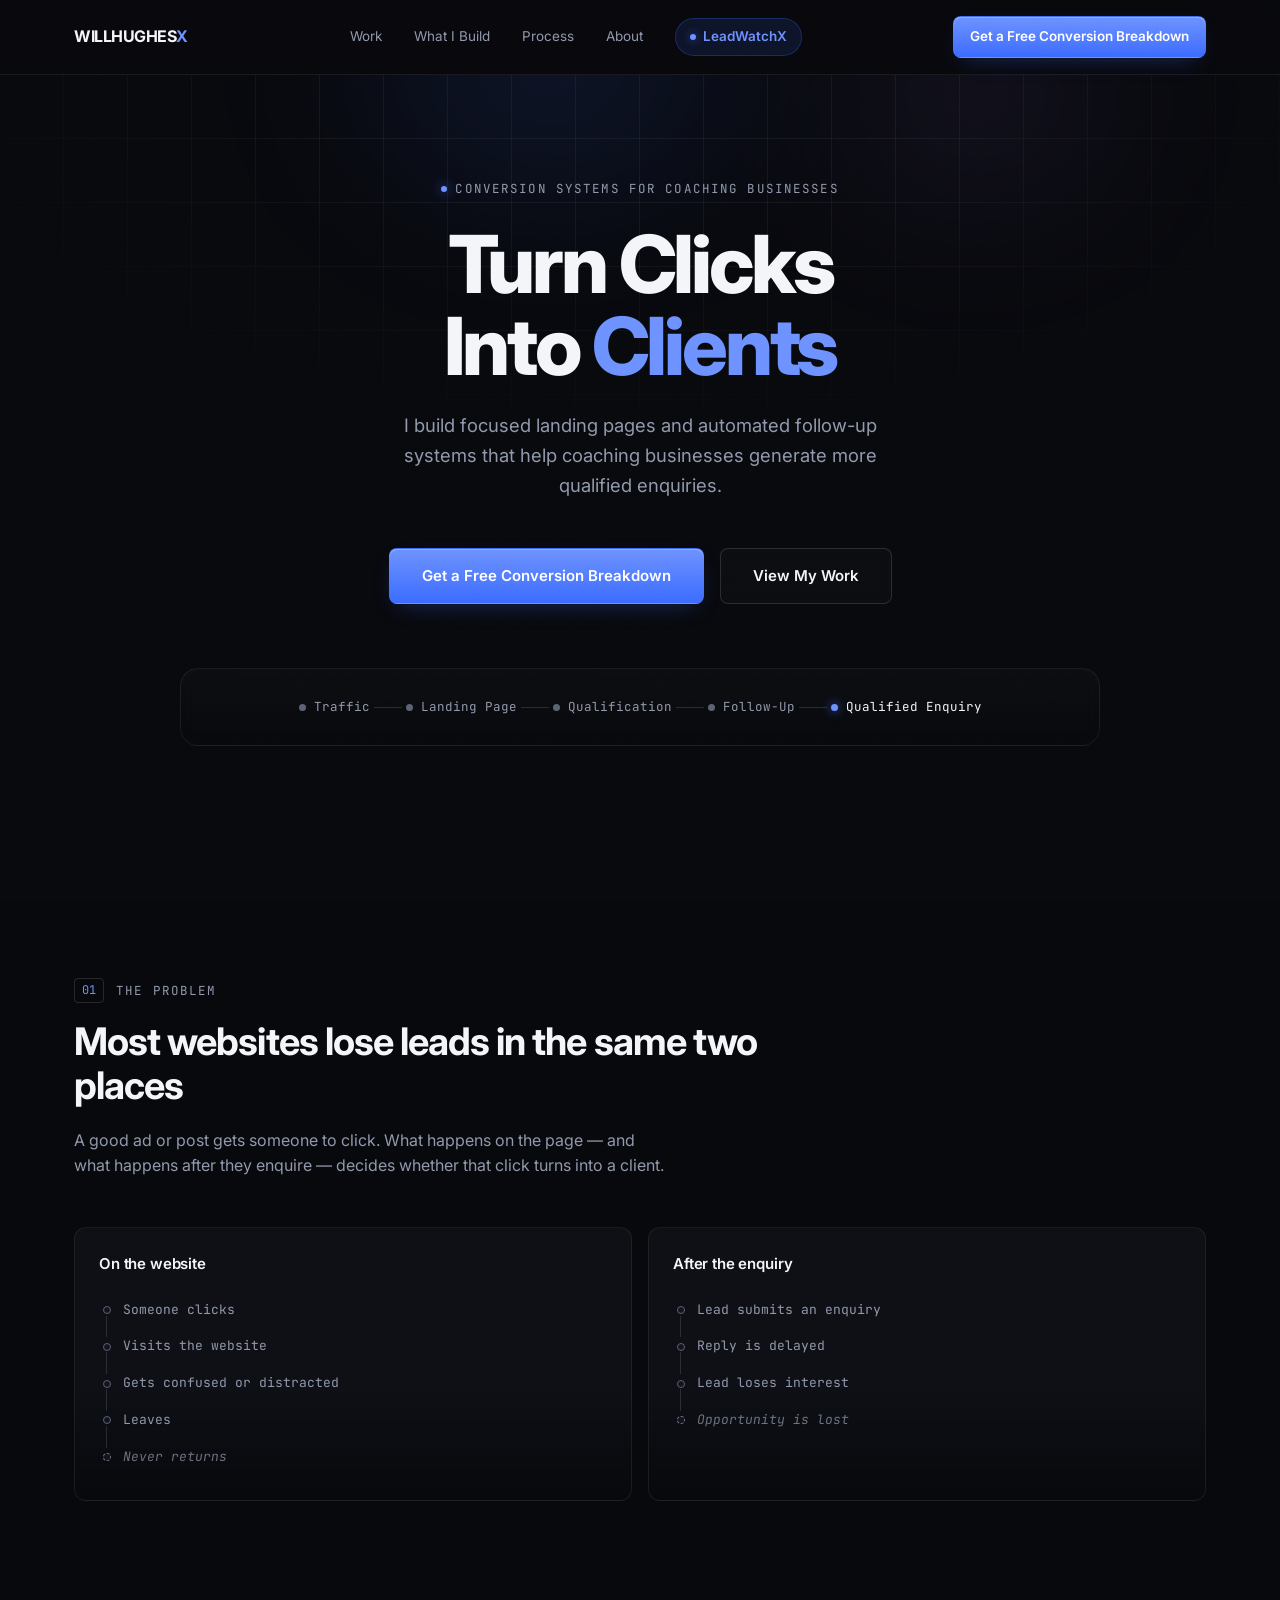
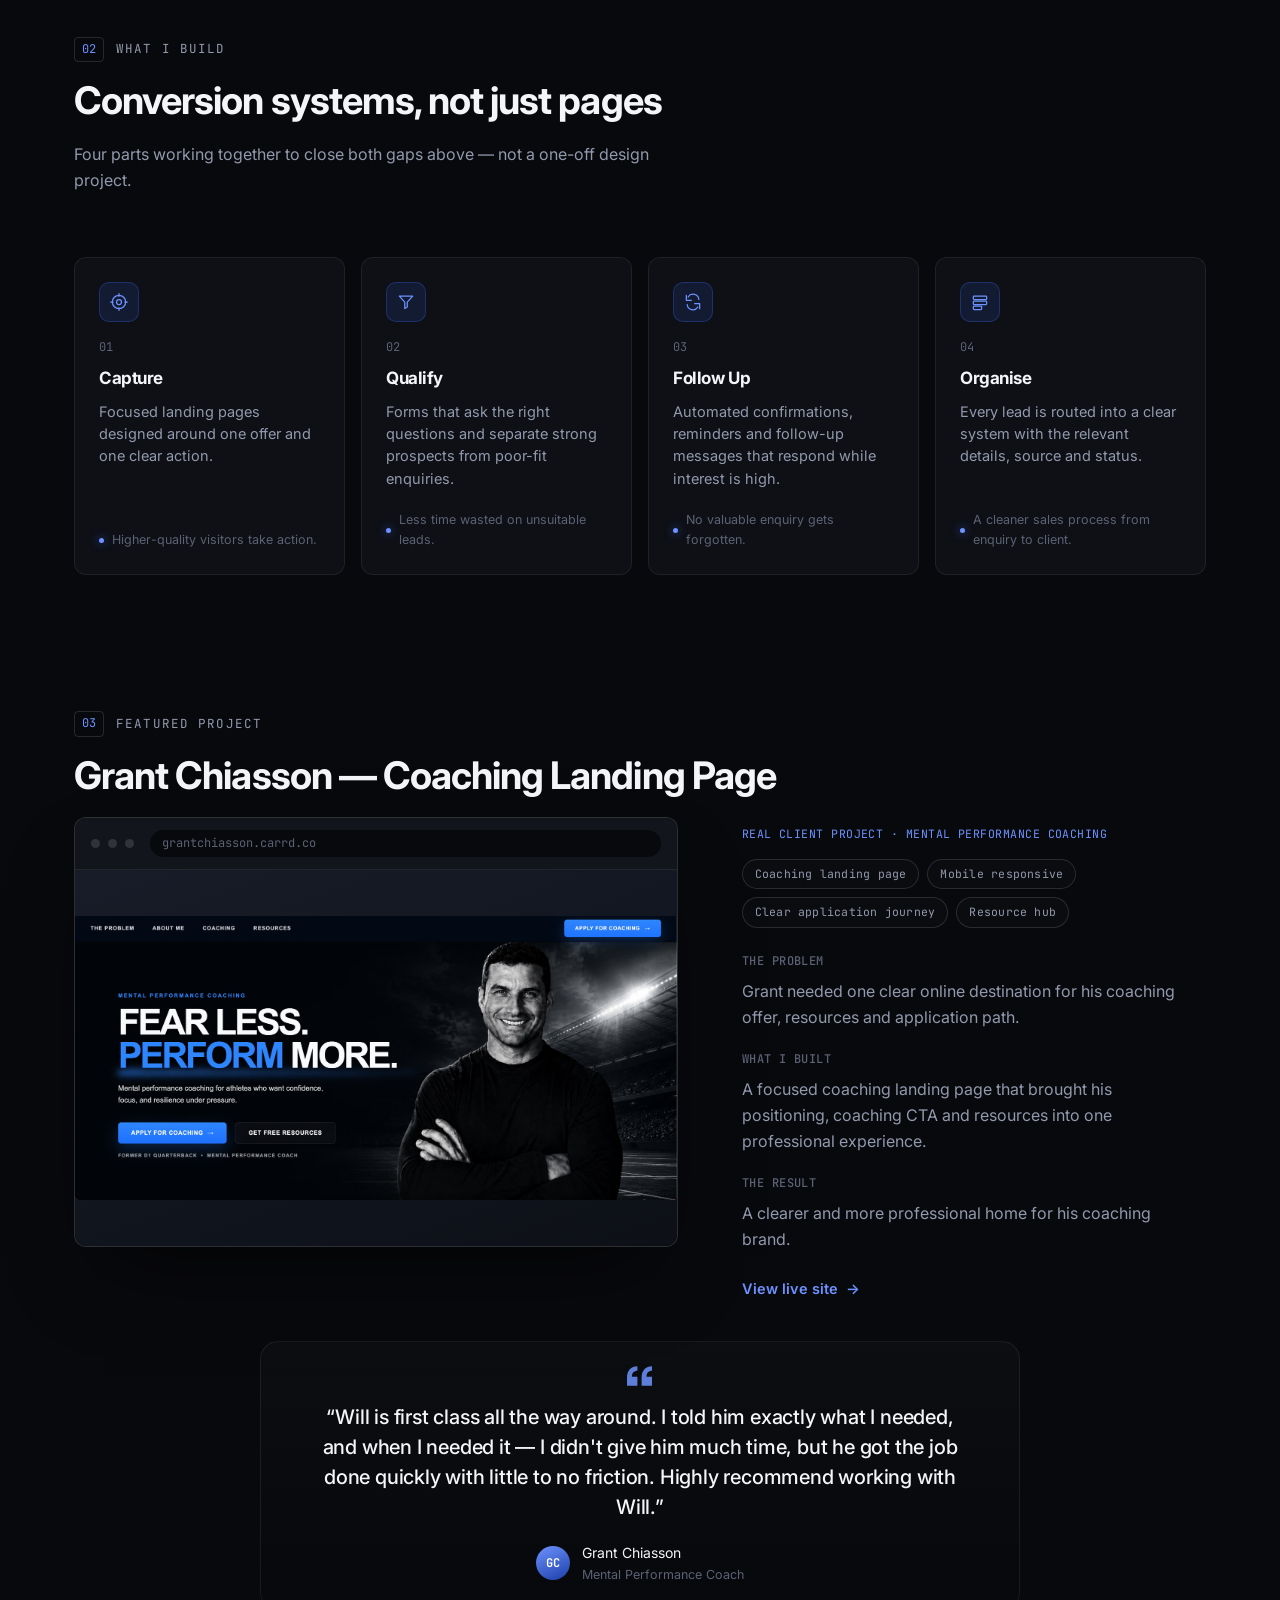
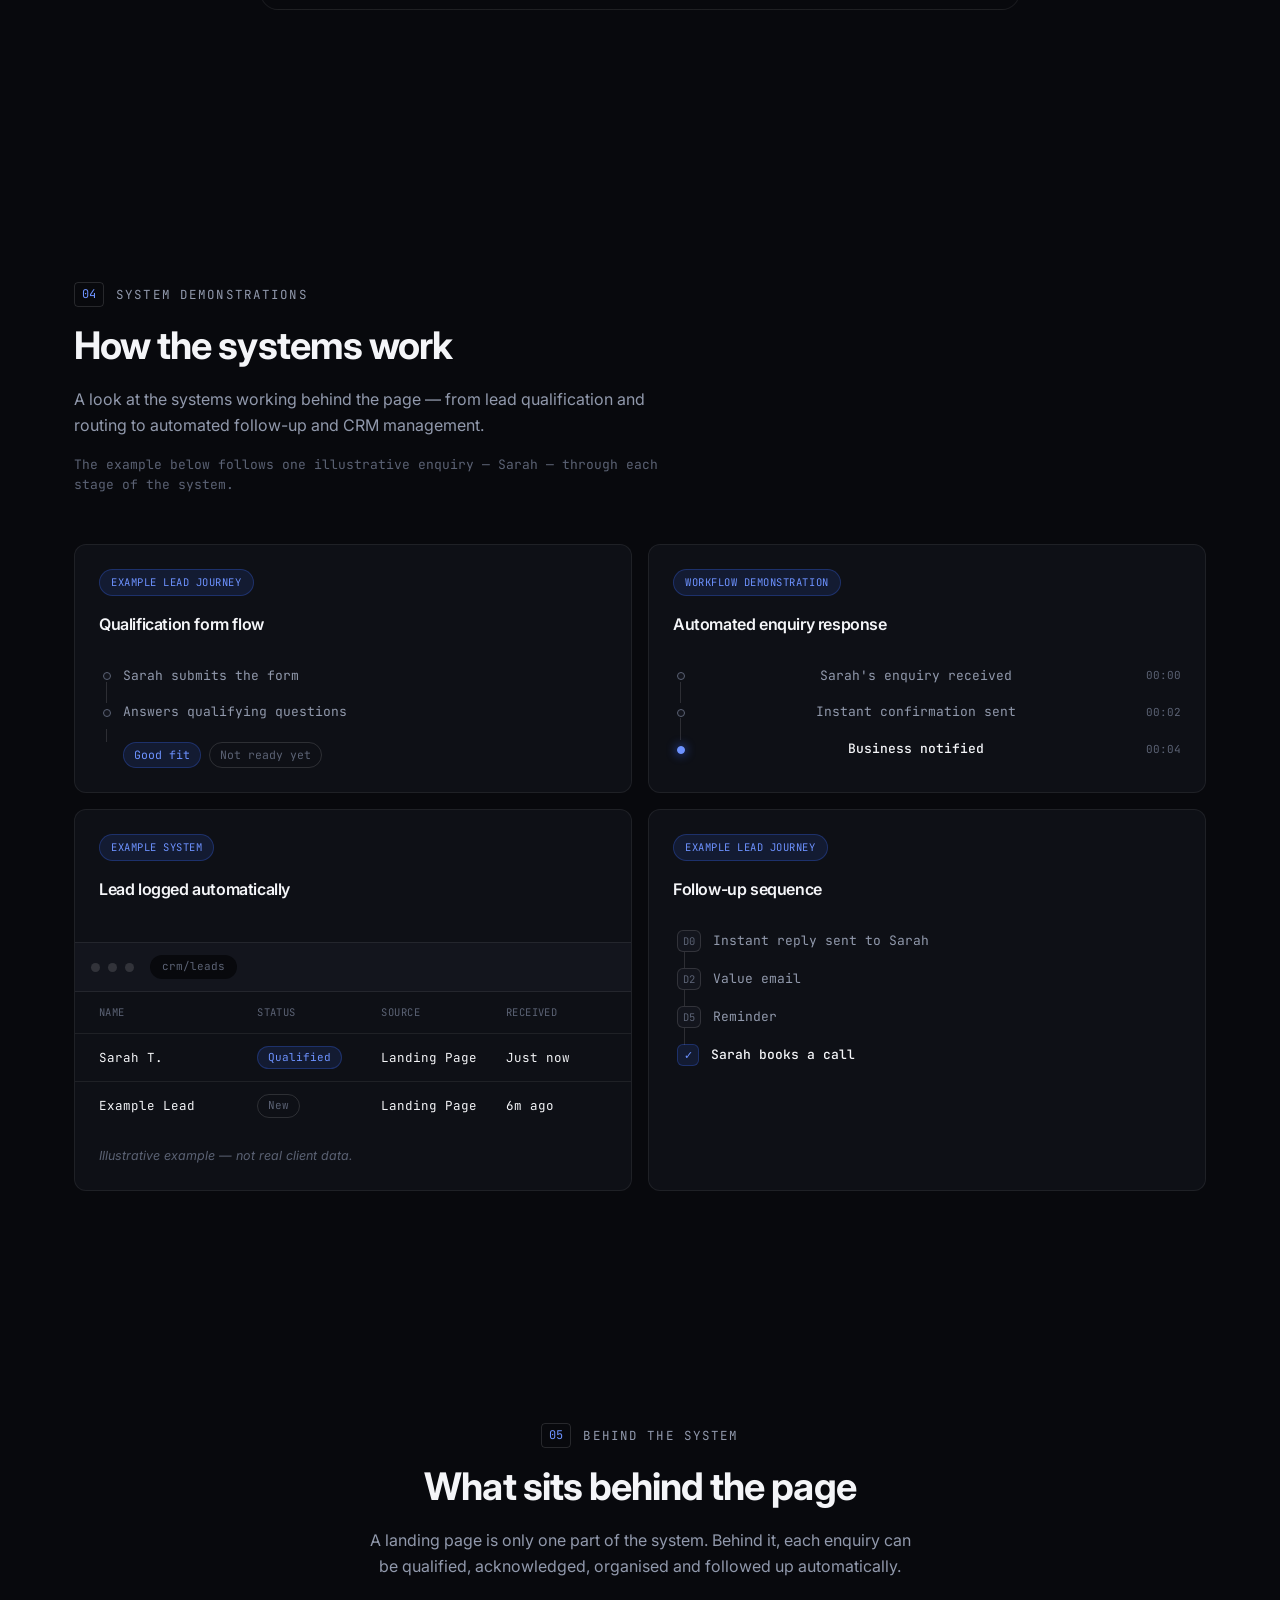
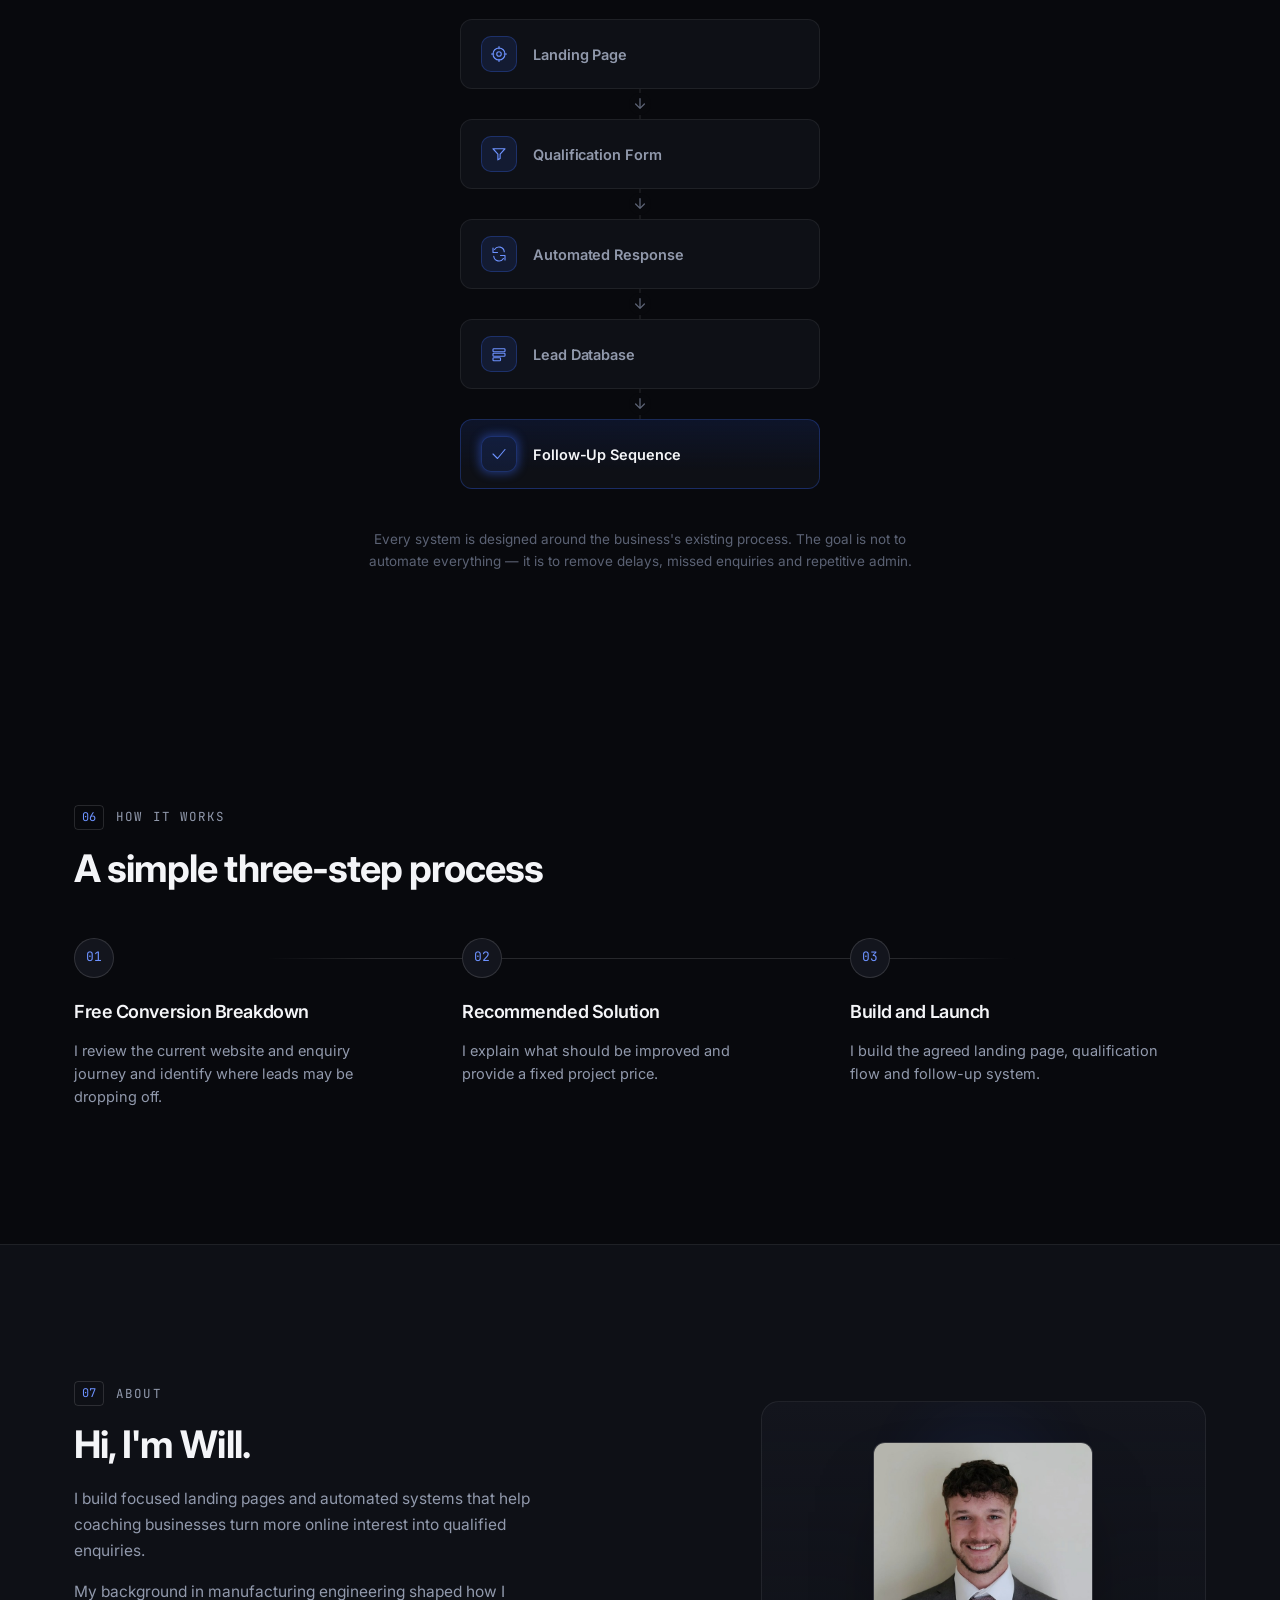
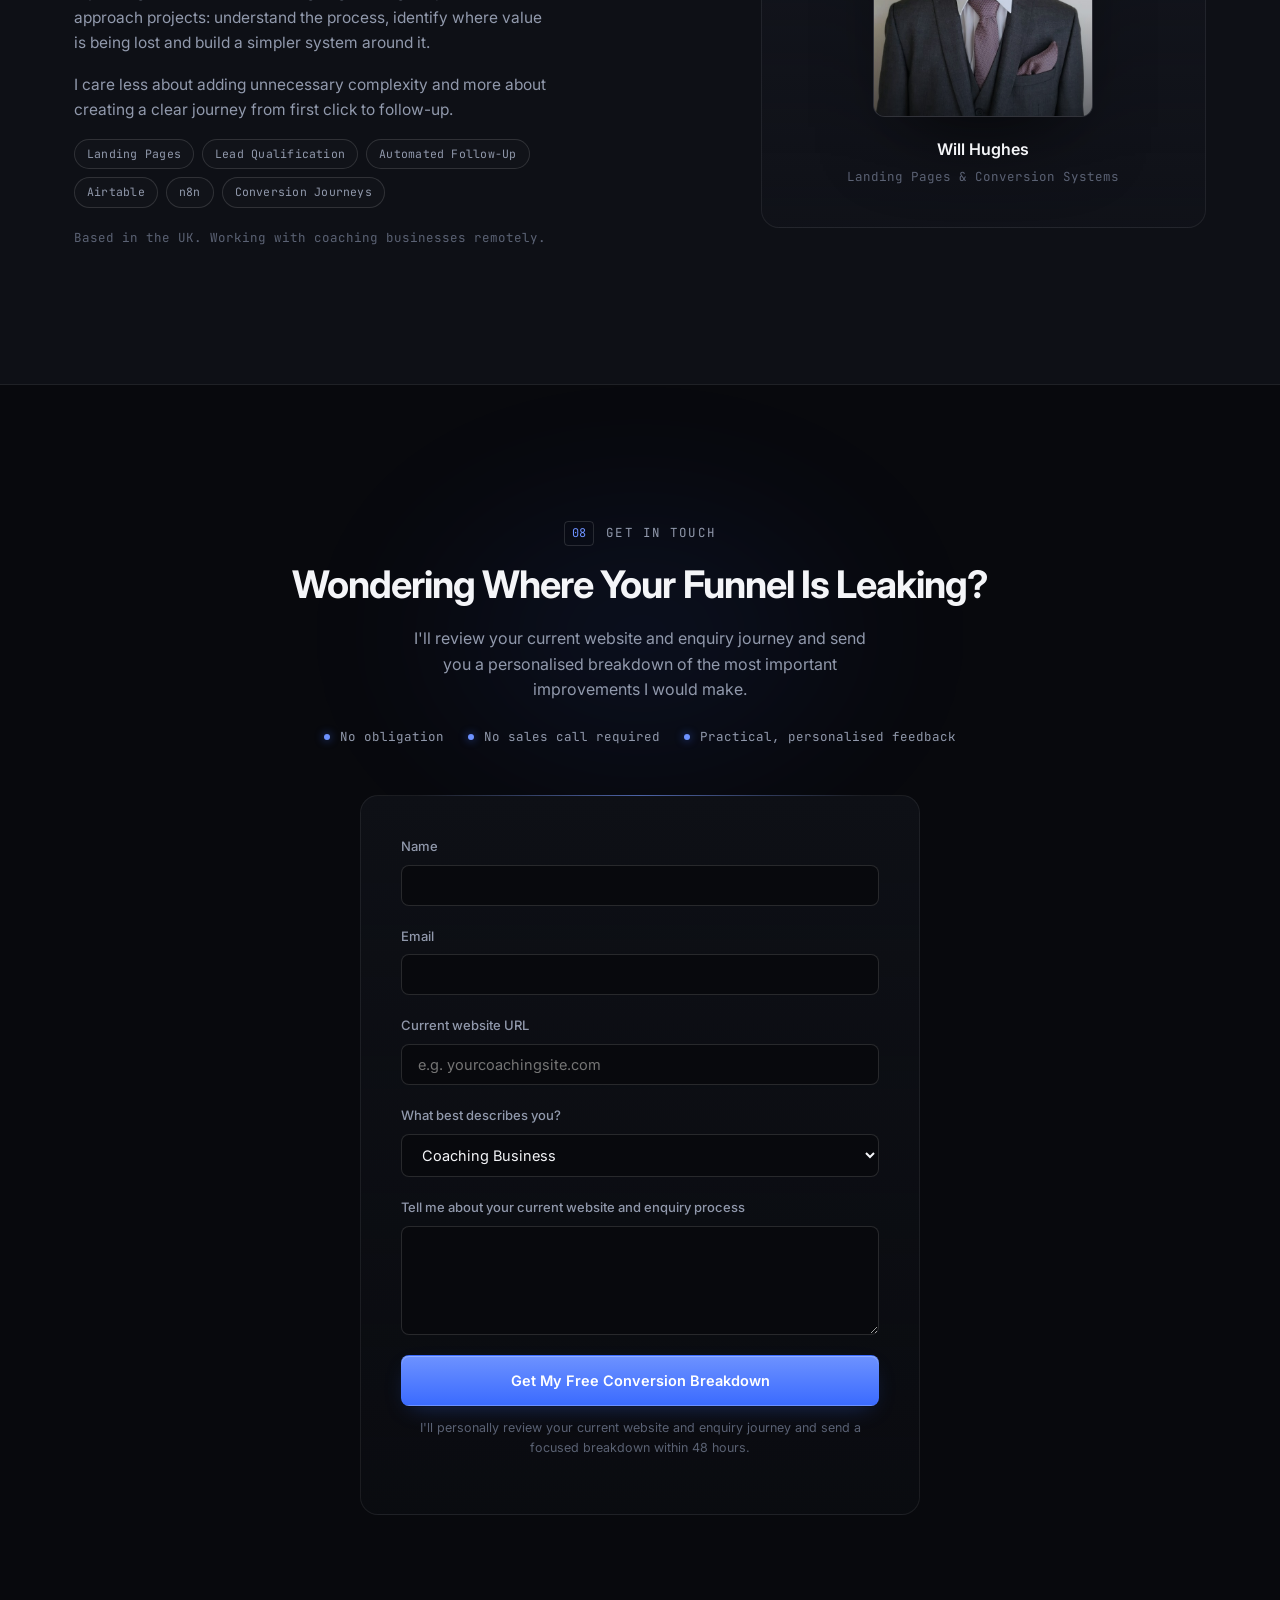
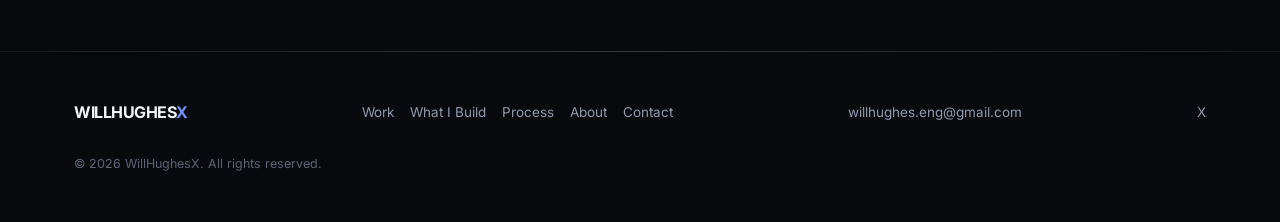
<file: WillHughesxLandingPage/index.html>
</script>
<meta property="og:title" content="WillHughesX | Turn Clicks Into Clients">
<meta property="og:description" content="Focused landing pages and automated follow-up systems that help coaching businesses generate more qualified enquiries.">
<meta property="og:image" content="https://willhughesx.com/CarrdImage.png">
<meta property="og:url" content="https://willhughesx.com">
<meta property="og:image" content="https://willhughesx.com/x-card-final-v2.png">
<meta name="twitter:image" content="https://willhughesx.com/x-card-final-v2.png">
<meta property="og:type" content="website">
<meta property="og:image:width" content="1200">
<meta property="og:image:height" content="628">
<meta property="og:image:alt" content="WillHughesX conversion systems for coaching businesses">

<meta name="twitter:card" content="summary_large_image">
<meta name="twitter:title" content="WillHughesX | Turn Clicks Into Clients">
<meta name="twitter:description" content="Focused landing pages and automated follow-up systems that help coaching businesses generate more qualified enquiries.">
<meta name="twitter:image" content="https://willhughesx.com/CarrdImage.png">
<meta charset="UTF-8">
<meta name="viewport" content="width=device-width, initial-scale=1.0">

<title>WillHughesX — Turn Clicks Into Clients</title>
<meta name="description" content="I build focused landing pages and automated follow-up systems that help coaching businesses turn more clicks into qualified enquiries.">

<!-- ==========================================================
     SOCIAL SHARE IMAGE
     social-card.png lives in the repo root — replace the file
     any time, filename can stay the same.
     ========================================================== -->

<link rel="preconnect" href="https://fonts.googleapis.com">
<link rel="preconnect" href="https://fonts.gstatic.com" crossorigin>
<link href="https://fonts.googleapis.com/css2?family=Inter:wght@400;500;600;700;800&family=JetBrains+Mono:wght@400;500&display=swap" rel="stylesheet">

<link rel="stylesheet" href="styles.css">
</head>
<body>

<!-- Skip link for accessibility -->
<a class="skip-link" href="#main">Skip to content</a>

<!-- Decorative texture layers: grain + cursor spotlight + dot grid.
     All aria-hidden, purely visual, no content. -->
<div class="grain" aria-hidden="true"></div>
<div class="spotlight" id="spotlight" aria-hidden="true"></div>

<!-- ==========================================================
     NAVIGATION
     ========================================================== -->
<header class="nav" id="nav">
  <div class="nav__inner">
    <a href="#top" class="nav__logo">WILLHUGHES<span class="nav__logo-accent">X</span></a>

    <nav class="nav__links" id="nav-links">
      <a href="#work">Work</a>
      <a href="#build">What I Build</a>
      <a href="#process">Process</a>
      <a href="#about">About</a>
      <a href="#contact" class="nav__link--mobile-only">Contact</a>
      <a href="/leadwatchx/" class="nav__link--product"><span class="nav__link--product-dot" aria-hidden="true"></span>LeadWatchX</a>
    </nav>

    <div class="nav__actions">
      <a href="#contact" class="btn btn--primary btn--small"><span>Get a Free Conversion Breakdown</span></a>
      <button class="nav__toggle" id="nav-toggle" aria-label="Toggle menu" aria-expanded="false">
        <span></span><span></span><span></span>
      </button>
    </div>
  </div>
</header>

<main id="main">

  <!-- ==========================================================
       1. HERO
       ========================================================== -->
  <section class="hero" id="top">
    <div class="hero__bg" aria-hidden="true">
      <div class="hero__grid"></div>
      <div class="hero__aurora hero__aurora--1"></div>
      <div class="hero__aurora hero__aurora--2"></div>
    </div>
    <div class="container hero__inner">
      <p class="eyebrow eyebrow--center"><span class="eyebrow__dot" aria-hidden="true"></span>Conversion Systems For Coaching Businesses</p>
      <h1 class="hero__headline">Turn Clicks<br>Into <span class="text-accent">Clients</span></h1>
      <p class="hero__sub">I build focused landing pages and automated follow-up systems that help coaching businesses generate more qualified enquiries.</p>
      <div class="hero__actions">
        <a href="#contact" class="btn btn--primary btn--lg"><span>Get a Free Conversion Breakdown</span></a>
        <a href="#work" class="btn btn--ghost btn--lg"><span>View My Work</span></a>
      </div>

      <div class="flow-diagram flow-diagram--hero" aria-label="How a visitor becomes a qualified enquiry">
        <div class="flow-diagram__node">
          <span class="flow-diagram__dot" aria-hidden="true"></span>
          <span class="flow-diagram__label">Traffic</span>
        </div>
        <span class="flow-diagram__line" aria-hidden="true"></span>
        <div class="flow-diagram__node">
          <span class="flow-diagram__dot" aria-hidden="true"></span>
          <span class="flow-diagram__label">Landing Page</span>
        </div>
        <span class="flow-diagram__line" aria-hidden="true"></span>
        <div class="flow-diagram__node">
          <span class="flow-diagram__dot" aria-hidden="true"></span>
          <span class="flow-diagram__label">Qualification</span>
        </div>
        <span class="flow-diagram__line" aria-hidden="true"></span>
        <div class="flow-diagram__node">
          <span class="flow-diagram__dot" aria-hidden="true"></span>
          <span class="flow-diagram__label">Follow-Up</span>
        </div>
        <span class="flow-diagram__line" aria-hidden="true"></span>
        <div class="flow-diagram__node flow-diagram__node--accent">
          <span class="flow-diagram__dot" aria-hidden="true"></span>
          <span class="flow-diagram__label">Qualified Enquiry</span>
        </div>
      </div>
    </div>
  </section>

  <!-- ==========================================================
       2. THE PROBLEM
       ========================================================== -->
  <section class="problem" id="problem">
    <div class="container">
      <div class="section-head">
        <span class="section-head__index">01</span>
        <p class="eyebrow">The Problem</p>
      </div>
      <h2 class="section-title">Most websites lose leads in the same two places</h2>
      <p class="problem__intro">A good ad or post gets someone to click. What happens on the page — and what happens after they enquire — decides whether that click turns into a client.</p>

      <div class="problem__flows">
        <div class="problem-flow">
          <h3 class="problem-flow__title">On the website</h3>
          <div class="timeline timeline--problem">
            <div class="timeline__row"><span class="timeline__dot"></span><span class="timeline__text">Someone clicks</span></div>
            <div class="timeline__row"><span class="timeline__dot"></span><span class="timeline__text">Visits the website</span></div>
            <div class="timeline__row"><span class="timeline__dot"></span><span class="timeline__text">Gets confused or distracted</span></div>
            <div class="timeline__row"><span class="timeline__dot"></span><span class="timeline__text">Leaves</span></div>
            <div class="timeline__row timeline__row--end"><span class="timeline__dot timeline__dot--end"></span><span class="timeline__text timeline__text--end">Never returns</span></div>
          </div>
        </div>

        <div class="problem-flow">
          <h3 class="problem-flow__title">After the enquiry</h3>
          <div class="timeline timeline--problem">
            <div class="timeline__row"><span class="timeline__dot"></span><span class="timeline__text">Lead submits an enquiry</span></div>
            <div class="timeline__row"><span class="timeline__dot"></span><span class="timeline__text">Reply is delayed</span></div>
            <div class="timeline__row"><span class="timeline__dot"></span><span class="timeline__text">Lead loses interest</span></div>
            <div class="timeline__row timeline__row--end"><span class="timeline__dot timeline__dot--end"></span><span class="timeline__text timeline__text--end">Opportunity is lost</span></div>
          </div>
        </div>
      </div>
    </div>
  </section>

  <!-- ==========================================================
       3. WHAT I BUILD — four equal cards, the full system
       ========================================================== -->
  <section class="build" id="build">
    <div class="container">
      <div class="section-head">
        <span class="section-head__index">02</span>
        <p class="eyebrow">What I Build</p>
      </div>
      <h2 class="section-title">Conversion systems, not just pages</h2>
      <p class="build__intro">Four parts working together to close both gaps above — not a one-off design project.</p>

      <div class="bento bento--build">
        <div class="bento-card">
          <div class="bento-card__icon" aria-hidden="true">
            <svg viewBox="0 0 24 24" fill="none"><circle cx="12" cy="12" r="8" stroke="currentColor" stroke-width="1.5"/><circle cx="12" cy="12" r="3" stroke="currentColor" stroke-width="1.5"/><path d="M12 2v3M12 19v3M2 12h3M19 12h3" stroke="currentColor" stroke-width="1.5" stroke-linecap="round"/></svg>
          </div>
          <span class="bento-card__num">01</span>
          <h3 class="bento-card__title">Capture</h3>
          <p class="bento-card__desc">Focused landing pages designed around one offer and one clear action.</p>
          <div class="bento-card__outcome"><span class="bento-card__outcome-dot" aria-hidden="true"></span>Higher-quality visitors take action.</div>
        </div>

        <div class="bento-card">
          <div class="bento-card__icon" aria-hidden="true">
            <svg viewBox="0 0 24 24" fill="none"><path d="M4 5h16l-6.5 7.2V18l-3 1.8v-7.6z" stroke="currentColor" stroke-width="1.5" stroke-linejoin="round"/></svg>
          </div>
          <span class="bento-card__num">02</span>
          <h3 class="bento-card__title">Qualify</h3>
          <p class="bento-card__desc">Forms that ask the right questions and separate strong prospects from poor-fit enquiries.</p>
          <div class="bento-card__outcome"><span class="bento-card__outcome-dot" aria-hidden="true"></span>Less time wasted on unsuitable leads.</div>
        </div>

        <div class="bento-card">
          <div class="bento-card__icon" aria-hidden="true">
            <svg viewBox="0 0 24 24" fill="none"><path d="M4 4v6h6M20 20v-6h-6" stroke="currentColor" stroke-width="1.5" stroke-linecap="round" stroke-linejoin="round"/><path d="M5 15a7 7 0 0 0 12.9 3M19 9A7 7 0 0 0 6.1 6" stroke="currentColor" stroke-width="1.5" stroke-linecap="round"/></svg>
          </div>
          <span class="bento-card__num">03</span>
          <h3 class="bento-card__title">Follow Up</h3>
          <p class="bento-card__desc">Automated confirmations, reminders and follow-up messages that respond while interest is high.</p>
          <div class="bento-card__outcome"><span class="bento-card__outcome-dot" aria-hidden="true"></span>No valuable enquiry gets forgotten.</div>
        </div>

        <div class="bento-card">
          <div class="bento-card__icon" aria-hidden="true">
            <svg viewBox="0 0 24 24" fill="none"><rect x="4" y="5" width="16" height="4" rx="1" stroke="currentColor" stroke-width="1.5"/><rect x="4" y="11" width="16" height="4" rx="1" stroke="currentColor" stroke-width="1.5"/><rect x="4" y="17" width="10" height="4" rx="1" stroke="currentColor" stroke-width="1.5"/></svg>
          </div>
          <span class="bento-card__num">04</span>
          <h3 class="bento-card__title">Organise</h3>
          <p class="bento-card__desc">Every lead is routed into a clear system with the relevant details, source and status.</p>
          <div class="bento-card__outcome"><span class="bento-card__outcome-dot" aria-hidden="true"></span>A cleaner sales process from enquiry to client.</div>
        </div>
      </div>
    </div>
  </section>

  <!-- ==========================================================
       4. FEATURED PROJECT — GRANT CHIASSON (only project shown)
       ========================================================== -->
  <section class="work" id="work">
    <div class="container">
      <div class="section-head">
        <span class="section-head__index">03</span>
        <p class="eyebrow">Featured Project</p>
      </div>
      <h2 class="section-title">Grant Chiasson — Coaching Landing Page</h2>

      <article class="project">
        <div class="project__media">
          <div class="project__glow" aria-hidden="true"></div>
          <div class="mockup mockup--browser">
            <div class="mockup__bar">
              <span></span><span></span><span></span>
              <div class="mockup__url">grantchiasson.carrd.co</div>
            </div>
            <div class="mockup__screen">
              <img
  src="./grant-screenshot.jpg"
  alt="Grant Chiasson mental performance coaching landing page"
  loading="lazy"
  onerror="this.style.display='none'; this.parentElement.classList.add('mockup__screen--empty');"
/>
              <span class="mockup__placeholder-label">Preview unavailable</span>
            </div>
          </div>
        </div>

        <div class="project__content">
          <p class="project__tag">Real Client Project · Mental Performance Coaching</p>

          <ul class="tag-list project__meta">
            <li class="tag">Coaching landing page</li>
            <li class="tag">Mobile responsive</li>
            <li class="tag">Clear application journey</li>
            <li class="tag">Resource hub</li>
          </ul>

          <div class="project__block">
            <h3 class="project__label">The problem</h3>
            <p class="project__desc">Grant needed one clear online destination for his coaching offer, resources and application path.</p>
          </div>

          <div class="project__block">
            <h3 class="project__label">What I built</h3>
            <p class="project__desc">A focused coaching landing page that brought his positioning, coaching CTA and resources into one professional experience.</p>
          </div>

          <div class="project__block">
            <h3 class="project__label">The result</h3>
            <p class="project__desc">A clearer and more professional home for his coaching brand.</p>
          </div>

          <!-- REPLACE: update href with the current live project link if it changes -->
          <a href="https://grantchiasson.carrd.co/" target="_blank" rel="noopener" class="link-arrow">View live site <span aria-hidden="true">→</span></a>
        </div>
      </article>

      <!-- TESTIMONIAL — Grant Chiasson -->
      <div class="testimonial">
        <svg class="testimonial__mark" viewBox="0 0 32 24" aria-hidden="true"><path d="M0 24V13.8C0 5.4 4.9 0 12.8 0v5.4C8.4 5.4 6 8 6 13h6.8V24H0zm18 0V13.8C18 5.4 22.9 0 30.8 0v5.4C26.4 5.4 24 8 24 13h6.8V24H18z"/></svg>
        <!-- REPLACE: update quote / name / role if the testimonial changes -->
        <blockquote class="testimonial__quote">
          “Will is first class all the way around. I told him exactly what I needed, and when I needed it — I didn't give him much time, but he got the job done quickly with little to no friction. Highly recommend working with Will.”
        </blockquote>
        <div class="testimonial__byline">
          <span class="testimonial__avatar" aria-hidden="true">GC</span>
          <p class="testimonial__author">Grant Chiasson <span>Mental Performance Coach</span></p>
        </div>
      </div>
    </div>
  </section>

  <!-- ==========================================================
       5. SYSTEM DEMONSTRATIONS
       Illustrative examples of the automation side of the work,
       followed as one example enquiry (Sarah) through each stage.
       Not paid client projects — clearly labeled throughout.
       ========================================================== -->
  <section class="demos" id="demos">
    <div class="container">
      <div class="section-head">
        <span class="section-head__index">04</span>
        <p class="eyebrow">System Demonstrations</p>
      </div>
      <h2 class="section-title">How the systems work</h2>
      <p class="demos__intro">A look at the systems working behind the page — from lead qualification and routing to automated follow-up and CRM management.</p>
      <p class="demos__note">The example below follows one illustrative enquiry — Sarah — through each stage of the system.</p>

      <div class="bento bento--demos">
        <div class="demo-card">
          <span class="demo-card__label">Example Lead Journey</span>
          <h3 class="demo-card__title">Qualification form flow</h3>
          <div class="timeline timeline--demo">
            <div class="timeline__row"><span class="timeline__dot"></span><span class="timeline__text">Sarah submits the form</span></div>
            <div class="timeline__row"><span class="timeline__dot"></span><span class="timeline__text">Answers qualifying questions</span></div>
          </div>
          <div class="routing" aria-label="Routing outcome">
            <span class="routing__line" aria-hidden="true"></span>
            <span class="routing__pill routing__pill--solid">Good fit</span>
            <span class="routing__pill">Not ready yet</span>
          </div>
        </div>

        <div class="demo-card">
          <span class="demo-card__label">Workflow Demonstration</span>
          <h3 class="demo-card__title">Automated enquiry response</h3>
          <div class="timeline timeline--demo timeline--log">
            <div class="timeline__row"><span class="timeline__dot"></span><span class="timeline__text">Sarah's enquiry received</span><span class="timeline__time">00:00</span></div>
            <div class="timeline__row"><span class="timeline__dot"></span><span class="timeline__text">Instant confirmation sent</span><span class="timeline__time">00:02</span></div>
            <div class="timeline__row timeline__row--accent"><span class="timeline__dot timeline__dot--accent"></span><span class="timeline__text timeline__text--accent">Business notified</span><span class="timeline__time">00:04</span></div>
          </div>
        </div>

        <div class="demo-card demo-card--terminal">
          <span class="demo-card__label">Example System</span>
          <h3 class="demo-card__title">Lead logged automatically</h3>
          <div class="demo-table" aria-label="Example CRM record">
            <div class="demo-table__chrome"><span></span><span></span><span></span><div class="demo-table__url">crm/leads</div></div>
            <div class="demo-table__row demo-table__row--head">
              <span>Name</span><span>Status</span><span>Source</span><span>Received</span>
            </div>
            <div class="demo-table__row">
              <span>Sarah T.</span><span class="demo-table__pill demo-table__pill--solid">Qualified</span><span>Landing Page</span><span>Just now</span>
            </div>
            <div class="demo-table__row">
              <span>Example Lead</span><span class="demo-table__pill">New</span><span>Landing Page</span><span>6m ago</span>
            </div>
          </div>
          <p class="demo-card__caption">Illustrative example — not real client data.</p>
        </div>

        <div class="demo-card">
          <span class="demo-card__label">Example Lead Journey</span>
          <h3 class="demo-card__title">Follow-up sequence</h3>
          <div class="timeline timeline--demo timeline--days">
            <div class="timeline__row"><span class="timeline__day">D0</span><span class="timeline__text">Instant reply sent to Sarah</span></div>
            <div class="timeline__row"><span class="timeline__day">D2</span><span class="timeline__text">Value email</span></div>
            <div class="timeline__row"><span class="timeline__day">D5</span><span class="timeline__text">Reminder</span></div>
            <div class="timeline__row timeline__row--accent"><span class="timeline__day timeline__day--accent" aria-hidden="true">✓</span><span class="timeline__text timeline__text--accent">Sarah books a call</span></div>
          </div>
        </div>
      </div>
    </div>
  </section>

  <!-- ==========================================================
       6. BEHIND THE SYSTEM — the automation layer behind the page
       ========================================================== -->
  <section class="behind" id="behind">
    <div class="container behind__inner">
      <div class="section-head section-head--center">
        <span class="section-head__index">05</span>
        <p class="eyebrow">Behind The System</p>
      </div>
      <h2 class="section-title">What sits behind the page</h2>
      <p class="behind__intro">A landing page is only one part of the system. Behind it, each enquiry can be qualified, acknowledged, organised and followed up automatically.</p>

      <div class="system-flow" aria-label="What happens behind the landing page">
        <div class="system-flow__step">
          <span class="system-flow__icon" aria-hidden="true"><svg viewBox="0 0 24 24" fill="none"><circle cx="12" cy="12" r="8" stroke="currentColor" stroke-width="1.5"/><circle cx="12" cy="12" r="3" stroke="currentColor" stroke-width="1.5"/><path d="M12 2v3M12 19v3M2 12h3M19 12h3" stroke="currentColor" stroke-width="1.5" stroke-linecap="round"/></svg></span>
          <span class="system-flow__label">Landing Page</span>
        </div>
        <span class="system-flow__connector" aria-hidden="true"><svg viewBox="0 0 16 16" fill="none"><path d="M8 2v10M3 8l5 5 5-5" stroke="currentColor" stroke-width="1.5" stroke-linecap="round" stroke-linejoin="round"/></svg></span>

        <div class="system-flow__step">
          <span class="system-flow__icon" aria-hidden="true"><svg viewBox="0 0 24 24" fill="none"><path d="M4 5h16l-6.5 7.2V18l-3 1.8v-7.6z" stroke="currentColor" stroke-width="1.5" stroke-linejoin="round"/></svg></span>
          <span class="system-flow__label">Qualification Form</span>
        </div>
        <span class="system-flow__connector" aria-hidden="true"><svg viewBox="0 0 16 16" fill="none"><path d="M8 2v10M3 8l5 5 5-5" stroke="currentColor" stroke-width="1.5" stroke-linecap="round" stroke-linejoin="round"/></svg></span>

        <div class="system-flow__step">
          <span class="system-flow__icon" aria-hidden="true"><svg viewBox="0 0 24 24" fill="none"><path d="M4 4v6h6M20 20v-6h-6" stroke="currentColor" stroke-width="1.5" stroke-linecap="round" stroke-linejoin="round"/><path d="M5 15a7 7 0 0 0 12.9 3M19 9A7 7 0 0 0 6.1 6" stroke="currentColor" stroke-width="1.5" stroke-linecap="round"/></svg></span>
          <span class="system-flow__label">Automated Response</span>
        </div>
        <span class="system-flow__connector" aria-hidden="true"><svg viewBox="0 0 16 16" fill="none"><path d="M8 2v10M3 8l5 5 5-5" stroke="currentColor" stroke-width="1.5" stroke-linecap="round" stroke-linejoin="round"/></svg></span>

        <div class="system-flow__step">
          <span class="system-flow__icon" aria-hidden="true"><svg viewBox="0 0 24 24" fill="none"><rect x="4" y="5" width="16" height="4" rx="1" stroke="currentColor" stroke-width="1.5"/><rect x="4" y="11" width="16" height="4" rx="1" stroke="currentColor" stroke-width="1.5"/><rect x="4" y="17" width="10" height="4" rx="1" stroke="currentColor" stroke-width="1.5"/></svg></span>
          <span class="system-flow__label">Lead Database</span>
        </div>
        <span class="system-flow__connector" aria-hidden="true"><svg viewBox="0 0 16 16" fill="none"><path d="M8 2v10M3 8l5 5 5-5" stroke="currentColor" stroke-width="1.5" stroke-linecap="round" stroke-linejoin="round"/></svg></span>

        <div class="system-flow__step system-flow__step--accent">
          <span class="system-flow__icon" aria-hidden="true"><svg viewBox="0 0 24 24" fill="none"><path d="M4 12l6 6L20 6" stroke="currentColor" stroke-width="1.5" stroke-linecap="round" stroke-linejoin="round"/></svg></span>
          <span class="system-flow__label">Follow-Up Sequence</span>
        </div>
      </div>

      <p class="behind__note">Every system is designed around the business's existing process. The goal is not to automate everything — it is to remove delays, missed enquiries and repetitive admin.</p>
    </div>
  </section>

  <!-- ==========================================================
       7. HOW IT WORKS
       ========================================================== -->
  <section class="process" id="process">
    <div class="container">
      <div class="section-head">
        <span class="section-head__index">06</span>
        <p class="eyebrow">How It Works</p>
      </div>
      <h2 class="section-title">A simple three-step process</h2>

      <ol class="process__list">
        <li class="process__item">
          <span class="process__num">01</span>
          <h3>Free Conversion Breakdown</h3>
          <p>I review the current website and enquiry journey and identify where leads may be dropping off.</p>
        </li>
        <li class="process__item">
          <span class="process__num">02</span>
          <h3>Recommended Solution</h3>
          <p>I explain what should be improved and provide a fixed project price.</p>
        </li>
        <li class="process__item">
          <span class="process__num">03</span>
          <h3>Build and Launch</h3>
          <p>I build the agreed landing page, qualification flow and follow-up system.</p>
        </li>
      </ol>
    </div>
  </section>

  <!-- ==========================================================
       8. ABOUT — two-column: copy + a builder profile card
       ========================================================== -->
  <section class="about" id="about">
    <div class="container about__grid">
      <div class="about__inner">
        <div class="section-head">
          <span class="section-head__index">07</span>
          <p class="eyebrow">About</p>
        </div>
        <h2 class="section-title">Hi, I'm Will.</h2>
        <p class="about__text">I build focused landing pages and automated systems that help coaching businesses turn more online interest into qualified enquiries.</p>
        <p class="about__text">My background in manufacturing engineering shaped how I approach projects: understand the process, identify where value is being lost and build a simpler system around it.</p>
        <p class="about__text">I care less about adding unnecessary complexity and more about creating a clear journey from first click to follow-up.</p>

        <ul class="tag-list about__tags">
          <li class="tag">Landing Pages</li>
          <li class="tag">Lead Qualification</li>
          <li class="tag">Automated Follow-Up</li>
          <li class="tag">Airtable</li>
          <li class="tag">n8n</li>
          <li class="tag">Conversion Journeys</li>
        </ul>

        <p class="about__location">Based in the UK. Working with coaching businesses remotely.</p>
      </div>

      <div class="about__card">
        <div class="about__card-glow" aria-hidden="true"></div>
        <div class="about__portrait">
          <img src="./willportrait.jpg" alt="Will Hughes" loading="lazy">
        </div>
        <p class="about__card-name">Will Hughes</p>
        <p class="about__card-role">Landing Pages &amp; Conversion Systems</p>
      </div>
    </div>
  </section>

  <!-- ==========================================================
       9. FINAL CTA / ENQUIRY FORM
       Netlify Forms — deploy as-is on Netlify and this will work.
       ========================================================== -->
  <section class="contact" id="contact">
    <div class="contact__bg" aria-hidden="true"></div>
    <div class="container contact__inner">
      <div class="section-head section-head--center">
        <span class="section-head__index">08</span>
        <p class="eyebrow">Get In Touch</p>
      </div>
      <h2 class="section-title">Wondering Where Your Funnel Is Leaking?</h2>
      <p class="contact__sub">I'll review your current website and enquiry journey and send you a personalised breakdown of the most important improvements I would make.</p>

      <ul class="contact__reassurance">
        <li>No obligation</li>
        <li>No sales call required</li>
        <li>Practical, personalised feedback</li>
      </ul>

      <div class="contact__card">
        <form
          name="enquiry"
          method="POST"
          data-netlify="true"
          netlify-honeypot="bot-field"
          action="/thank-you.html"
          class="contact__form"
          id="enquiry-form">

          <input type="hidden" name="form-name" value="enquiry">
          <p class="hidden-field">
            <label>Don't fill this out if you're human: <input name="bot-field"></label>
          </p>

          <div class="form-row">
            <label for="name">Name</label>
            <input type="text" id="name" name="name" required>
          </div>

          <div class="form-row">
            <label for="email">Email</label>
            <input type="email" id="email" name="email" required>
          </div>

          <div class="form-row">
            <label for="website">Current website URL</label>
            <input type="text" id="website" name="website" placeholder="e.g. yourcoachingsite.com">
          </div>

          <div class="form-row">
            <label for="business-type">What best describes you?</label>
            <select id="business-type" name="business-type">
              <option value="Coaching Business">Coaching Business</option>
              <option value="Creator">Creator</option>
              <option value="Local Service Business">Local Service Business</option>
              <option value="Other">Other</option>
            </select>
          </div>

          <div class="form-row">
            <label for="message">Tell me about your current website and enquiry process</label>
            <textarea id="message" name="message" rows="5" required></textarea>
          </div>

          <button type="submit" class="btn btn--primary btn--wide"><span>Get My Free Conversion Breakdown</span></button>
          <p class="contact__form-note">I'll personally review your current website and enquiry journey and send a focused breakdown within 48 hours.</p>
        </form>
      </div>
    </div>
  </section>

</main>

<!-- ==========================================================
     10. FOOTER
     ========================================================== -->
<footer class="footer">
  <div class="container footer__inner">
    <a href="#top" class="nav__logo">WILLHUGHES<span class="nav__logo-accent">X</span></a>

    <nav class="footer__nav">
      <a href="#work">Work</a>
      <a href="#build">What I Build</a>
      <a href="#process">Process</a>
      <a href="#about">About</a>
      <a href="#contact">Contact</a>
    </nav>

    <div class="footer__links">
      <!-- REPLACE: swap in your real email address if different -->
      <a href="mailto:willhughes.eng@gmail.com">willhughes.eng@gmail.com</a>
    </div>

    <!-- REPLACE: add/remove social links as needed -->
    <div class="footer__socials">
      <a <a href="https://x.com/WillHughesx" target="_blank" rel="noopener noreferrer">X</a>
    </div>

    <p class="footer__copy">© <span id="year"></span> WillHughesX. All rights reserved.</p>
  </div>
</footer>

<script src="script.js"></script>
</body>
</html>
</file>
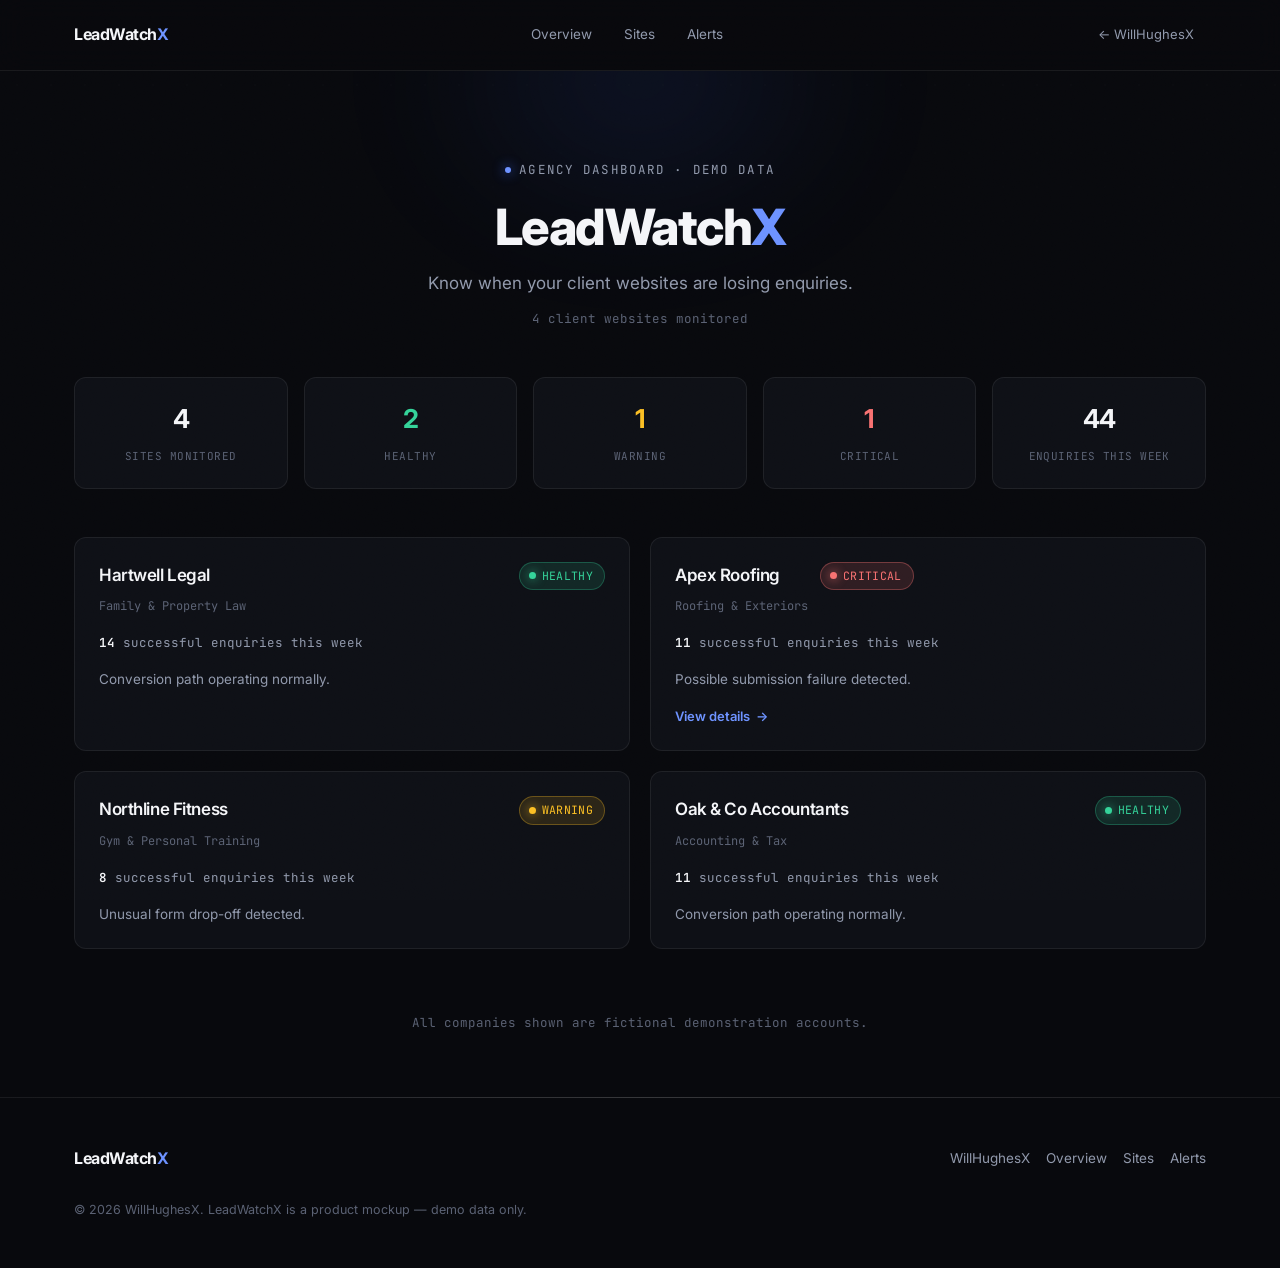
<file: WillHughesxLandingPage/leadwatchx/index.html>
<!DOCTYPE html>
<html lang="en">
<head>
<meta charset="UTF-8">
<meta name="viewport" content="width=device-width, initial-scale=1.0">
<title>LeadWatchX — Know when your client websites are losing enquiries</title>
<meta name="description" content="LeadWatchX monitors your client websites' enquiry paths and tells you the moment one starts leaking leads. A product mockup by WillHughesX.">
<meta name="robots" content="noindex">

<link rel="preconnect" href="https://fonts.googleapis.com">
<link rel="preconnect" href="https://fonts.gstatic.com" crossorigin>
<link href="https://fonts.googleapis.com/css2?family=Inter:wght@400;500;600;700;800&family=JetBrains+Mono:wght@400;500&display=swap" rel="stylesheet">

<link rel="stylesheet" href="../styles.css">
<link rel="stylesheet" href="leadwatchx.css">
</head>
<body>

<a class="skip-link" href="#main">Skip to content</a>

<div class="grain" aria-hidden="true"></div>
<div class="spotlight" id="spotlight" aria-hidden="true"></div>

<!-- ==========================================================
     NAV — same structural pattern as the WillHughesX homepage nav,
     re-branded for the product.
     ========================================================== -->
<header class="nav" id="nav">
  <div class="nav__inner">
    <a href="#top" class="nav__logo">LeadWatch<span class="nav__logo-accent">X</span></a>

    <nav class="nav__links" id="nav-links">
      <a href="#top" data-lwx-nav="overview">Overview</a>
      <a href="#sites" data-lwx-nav="overview">Sites</a>
      <a href="#view-detail" data-lwx-open="apex">Alerts</a>
    </nav>

    <div class="nav__actions">
      <a href="../index.html" class="lwx-nav__back">← WillHughesX</a>
      <button class="nav__toggle" id="nav-toggle" aria-label="Toggle menu" aria-expanded="false">
        <span></span><span></span><span></span>
      </button>
    </div>
  </div>
</header>

<main id="main">

  <!-- ==========================================================
       VIEW 1 — AGENCY OVERVIEW
       ========================================================== -->
  <section class="lwx-view is-active" id="view-overview">

    <div class="lwx-header" id="top">
      <div class="lwx-header__bg" aria-hidden="true"></div>
      <div class="container lwx-header__inner">
        <p class="eyebrow eyebrow--center"><span class="eyebrow__dot" aria-hidden="true"></span>Agency Dashboard · Demo Data</p>
        <h1 class="lwx-header__title">LeadWatch<span class="text-accent">X</span></h1>
        <p class="lwx-header__sub">Know when your client websites are losing enquiries.</p>
        <p class="lwx-header__meta">4 client websites monitored</p>
      </div>
    </div>

    <div class="container">

      <!-- Summary cards -->
      <div class="lwx-summary">
        <div class="lwx-stat">
          <span class="lwx-stat__value">4</span>
          <span class="lwx-stat__label">Sites Monitored</span>
        </div>
        <div class="lwx-stat lwx-stat--green">
          <span class="lwx-stat__value">2</span>
          <span class="lwx-stat__label">Healthy</span>
        </div>
        <div class="lwx-stat lwx-stat--amber">
          <span class="lwx-stat__value">1</span>
          <span class="lwx-stat__label">Warning</span>
        </div>
        <div class="lwx-stat lwx-stat--red">
          <span class="lwx-stat__value">1</span>
          <span class="lwx-stat__label">Critical</span>
        </div>
        <div class="lwx-stat">
          <span class="lwx-stat__value">44</span>
          <span class="lwx-stat__label">Enquiries This Week</span>
        </div>
      </div>

      <!-- Site cards -->
      <div class="lwx-sites" id="sites">

        <div class="lwx-site-card">
          <div class="lwx-site-card__top">
            <div>
              <h3 class="lwx-site-card__name">Hartwell Legal</h3>
              <span class="lwx-site-card__industry">Family &amp; Property Law</span>
            </div>
            <span class="lwx-status lwx-status--healthy"><span class="lwx-status__dot" aria-hidden="true"></span>Healthy</span>
          </div>
          <p class="lwx-site-card__stat"><b>14</b> successful enquiries this week</p>
          <p class="lwx-site-card__msg">Conversion path operating normally.</p>
        </div>

        <button class="lwx-site-card lwx-site-card--clickable" type="button" data-lwx-open="apex" aria-controls="view-detail">
          <div class="lwx-site-card__top">
            <div>
              <h3 class="lwx-site-card__name">Apex Roofing</h3>
              <span class="lwx-site-card__industry">Roofing &amp; Exteriors</span>
            </div>
            <span class="lwx-status lwx-status--critical"><span class="lwx-status__dot" aria-hidden="true"></span>Critical</span>
          </div>
          <p class="lwx-site-card__stat"><b>11</b> successful enquiries this week</p>
          <p class="lwx-site-card__msg">Possible submission failure detected.</p>
          <span class="lwx-site-card__cta">View details <span aria-hidden="true">→</span></span>
        </button>

        <div class="lwx-site-card">
          <div class="lwx-site-card__top">
            <div>
              <h3 class="lwx-site-card__name">Northline Fitness</h3>
              <span class="lwx-site-card__industry">Gym &amp; Personal Training</span>
            </div>
            <span class="lwx-status lwx-status--warning"><span class="lwx-status__dot" aria-hidden="true"></span>Warning</span>
          </div>
          <p class="lwx-site-card__stat"><b>8</b> successful enquiries this week</p>
          <p class="lwx-site-card__msg">Unusual form drop-off detected.</p>
        </div>

        <div class="lwx-site-card">
          <div class="lwx-site-card__top">
            <div>
              <h3 class="lwx-site-card__name">Oak &amp; Co Accountants</h3>
              <span class="lwx-site-card__industry">Accounting &amp; Tax</span>
            </div>
            <span class="lwx-status lwx-status--healthy"><span class="lwx-status__dot" aria-hidden="true"></span>Healthy</span>
          </div>
          <p class="lwx-site-card__stat"><b>11</b> successful enquiries this week</p>
          <p class="lwx-site-card__msg">Conversion path operating normally.</p>
        </div>

      </div>

      <p class="lwx-header__meta" style="text-align:center; margin-bottom: var(--space-10);">All companies shown are fictional demonstration accounts.</p>

    </div>
  </section>

  <!-- ==========================================================
       VIEW 2 — CLIENT DETAIL (Apex Roofing)
       ========================================================== -->
  <section class="lwx-view" id="view-detail">
    <div class="container" style="padding-top: var(--space-9);">

      <div class="lwx-detail-header">
        <button class="lwx-back" type="button" data-lwx-close aria-controls="view-overview">← Overview</button>
      </div>

      <div class="lwx-detail-title-row" style="margin-bottom: var(--space-9);">
        <h2 class="lwx-detail-title">Apex Roofing</h2>
        <span class="lwx-status lwx-status--critical"><span class="lwx-status__dot" aria-hidden="true"></span>Critical</span>
      </div>

      <!-- Main alert -->
      <div class="lwx-alert">
        <div class="lwx-alert__top">
          <span class="lwx-alert__icon" aria-hidden="true">
            <svg viewBox="0 0 24 24" fill="none"><path d="M12 9v4M12 17h.01M10.3 3.86 1.82 18a2 2 0 0 0 1.71 3h16.94a2 2 0 0 0 1.71-3L13.7 3.86a2 2 0 0 0-3.4 0z" stroke="currentColor" stroke-width="1.5" stroke-linecap="round" stroke-linejoin="round"/></svg>
          </span>
          <h3 class="lwx-alert__title">Possible enquiry failure detected</h3>
        </div>
        <p class="lwx-alert__desc"><b>19 visitors</b> attempted to submit this form during the last 7 days, but only <b>11</b> reached the configured success state. <b>8 submission attempts</b> may have failed.</p>

        <div class="lwx-alert__action">
          <p class="lwx-alert__action-label">Suggested action</p>
          <p class="lwx-alert__action-text">Test the contact form on mobile and desktop and check that successful submissions are reaching the intended destination.</p>
        </div>

        <span class="lwx-confidence">Strong signal</span>
      </div>

      <!-- Conversion journey -->
      <h3 class="section-title" style="text-align:center; margin-left:auto; margin-right:auto; font-size: clamp(20px, 2.6vw, 26px);">Conversion journey — last 7 days</h3>
      <div class="lwx-journey">
        <div class="lwx-journey__step">
          <span class="lwx-journey__num">147</span>
          <span class="lwx-journey__label">Visitors</span>
        </div>
        <div class="lwx-journey__step">
          <span class="lwx-journey__num">92</span>
          <span class="lwx-journey__label">Primary CTA Views</span>
        </div>
        <div class="lwx-journey__step">
          <span class="lwx-journey__num">38</span>
          <span class="lwx-journey__label">CTA Clicks</span>
        </div>
        <div class="lwx-journey__step">
          <span class="lwx-journey__num">24</span>
          <span class="lwx-journey__label">Form Starts</span>
        </div>
        <div class="lwx-journey__step lwx-journey__step--drop">
          <span class="lwx-journey__num">19</span>
          <span class="lwx-journey__label">Submit Attempts</span>
        </div>
        <div class="lwx-journey__drop-note">↳ 8 attempts did not complete</div>
        <div class="lwx-journey__step lwx-journey__step--final">
          <span class="lwx-journey__num">11</span>
          <span class="lwx-journey__label">Successful Enquiries</span>
        </div>
      </div>

      <!-- Conversion path health -->
      <h3 class="section-title" style="text-align:center; margin-left:auto; margin-right:auto; font-size: clamp(20px, 2.6vw, 26px);">Conversion path health</h3>
      <div class="lwx-path">
        <div class="lwx-path__step">
          <span class="lwx-path__dot" aria-hidden="true"></span>
          <span class="lwx-path__name">Landing Page</span>
          <span class="lwx-path__state">Healthy</span>
        </div>
        <span class="lwx-path__line" aria-hidden="true"></span>
        <div class="lwx-path__step">
          <span class="lwx-path__dot" aria-hidden="true"></span>
          <span class="lwx-path__name">Primary CTA</span>
          <span class="lwx-path__state">Healthy</span>
        </div>
        <span class="lwx-path__line" aria-hidden="true"></span>
        <div class="lwx-path__step">
          <span class="lwx-path__dot" aria-hidden="true"></span>
          <span class="lwx-path__name">Enquiry Form</span>
          <span class="lwx-path__state">Healthy</span>
        </div>
        <span class="lwx-path__line" aria-hidden="true"></span>
        <div class="lwx-path__step lwx-path__step--critical">
          <span class="lwx-path__dot" aria-hidden="true"></span>
          <span class="lwx-path__name">Submit</span>
          <span class="lwx-path__state">Critical</span>
        </div>
        <span class="lwx-path__line" aria-hidden="true"></span>
        <div class="lwx-path__step">
          <span class="lwx-path__dot" aria-hidden="true"></span>
          <span class="lwx-path__name">Success</span>
          <span class="lwx-path__state">Healthy</span>
        </div>
      </div>

      <!-- Secondary insight + monitoring -->
      <div class="lwx-secondary-grid" style="margin-bottom: var(--space-10);">
        <div class="lwx-mini-card">
          <span class="lwx-mini-card__label lwx-mini-card__label--signal">Early signal</span>
          <h4 class="lwx-mini-card__title">Mobile form friction</h4>
          <p class="lwx-mini-card__stat">9 of 24 form starters ended their session after interacting with the phone-number field.</p>
          <p class="lwx-mini-card__note">The sample is still small. Continue monitoring before making a major change.</p>
        </div>

        <div class="lwx-mini-card">
          <span class="lwx-mini-card__label lwx-mini-card__label--monitor">Ongoing</span>
          <h4 class="lwx-mini-card__title">LeadWatchX is monitoring this site</h4>
          <p class="lwx-mini-card__stat">We'll alert you when the enquiry path shows a meaningful problem or technical failure.</p>
          <div class="lwx-mini-card__check">
            <span class="lwx-mini-card__check-label">Last checked</span>
            <span class="lwx-mini-card__check-val">Just now</span>
          </div>
        </div>
      </div>

    </div>
  </section>

</main>

<footer class="footer">
  <div class="container footer__inner">
    <a href="#top" class="nav__logo">LeadWatch<span class="nav__logo-accent">X</span></a>
    <nav class="footer__nav">
      <a href="../index.html">WillHughesX</a>
      <a href="#top" data-lwx-nav="overview">Overview</a>
      <a href="#sites" data-lwx-nav="overview">Sites</a>
      <a href="#view-detail" data-lwx-open="apex">Alerts</a>
    </nav>
    <p class="footer__copy">© <span id="year"></span> WillHughesX. LeadWatchX is a product mockup — demo data only.</p>
  </div>
</footer>

<script src="../script.js"></script>
<script src="leadwatchx.js"></script>
</body>
</html>
</file>
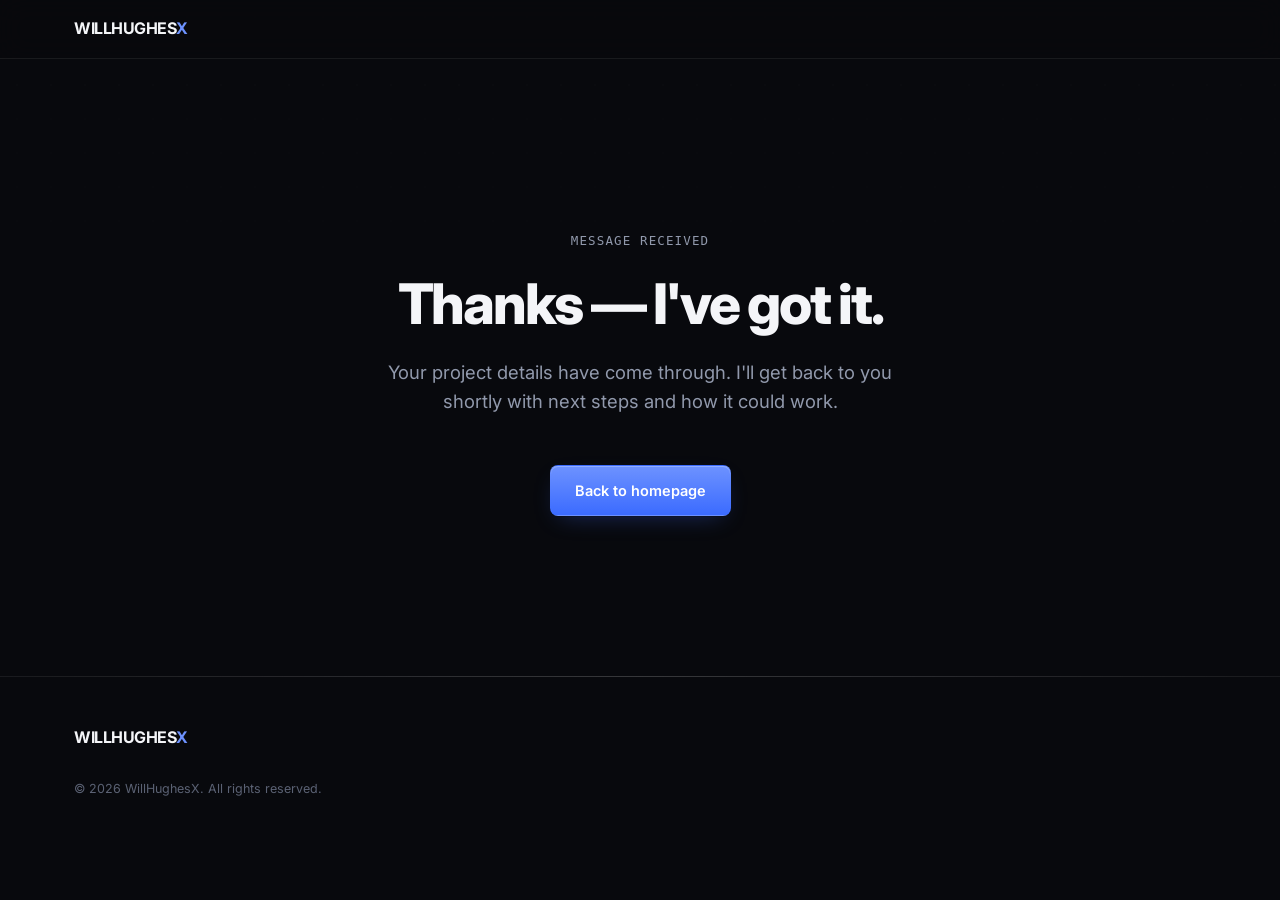
<file: WillHughesxLandingPage/thank-you.html>
<!DOCTYPE html>
<html lang="en">
<head>
<meta charset="UTF-8">
<meta name="viewport" content="width=device-width, initial-scale=1.0">
<title>Thanks — WillHughesX</title>
<meta name="robots" content="noindex">

<link rel="preconnect" href="https://fonts.googleapis.com">
<link rel="preconnect" href="https://fonts.gstatic.com" crossorigin>
<link href="https://fonts.googleapis.com/css2?family=Space+Grotesk:wght@400;500;600;700&family=Inter:wght@400;500;600;700&display=swap" rel="stylesheet">

<link rel="stylesheet" href="styles.css">
</head>
<body>

<header class="nav">
  <div class="nav__inner">
    <a href="/" class="nav__logo">WILLHUGHES<span class="nav__logo-accent">X</span></a>
  </div>
</header>

<main id="main">
  <section class="hero" style="padding-top: clamp(96px, 16vw, 168px); text-align:center;">
    <div class="hero__glow" aria-hidden="true"></div>
    <div class="container hero__inner">
      <p class="eyebrow">Message Received</p>
      <h1 class="hero__headline" style="font-size: clamp(36px, 6vw, 56px);">Thanks — I've got it.</h1>
      <p class="hero__sub">Your project details have come through. I'll get back to you shortly with next steps and how it could work.</p>
      <div class="hero__actions">
        <a href="/" class="btn btn--primary">Back to homepage</a>
      </div>
    </div>
  </section>
</main>

<footer class="footer">
  <div class="container footer__inner">
    <a href="/" class="nav__logo">WILLHUGHES<span class="nav__logo-accent">X</span></a>
    <p class="footer__copy">© <span id="year"></span> WillHughesX. All rights reserved.</p>
  </div>
</footer>

<script>
  document.getElementById('year').textContent = new Date().getFullYear();
</script>
</body>
</html>
</file>
<file: WillHughesxLandingPage/styles.css>
/* ==========================================================
   DESIGN TOKENS
   Reference system: Linear, Vercel, Raycast, Resend, Clerk, Framer.
   Near-black surface, hairline borders, one restrained accent,
   monospace metadata, one deliberate spacing scale.
   ========================================================== */
:root {
  /* Color */
  --color-bg: #08090d;
  --color-bg-elevated: #0e1016;
  --color-bg-elevated-2: #13151d;
  --color-border: rgba(255, 255, 255, 0.07);
  --color-border-strong: rgba(255, 255, 255, 0.13);
  --color-text: #f4f5f8;
  --color-text-muted: #9199ac;
  --color-text-faint: #5b6274;
  --color-accent: #3b6bff;
  --color-accent-bright: #6d92ff;
  --color-accent-dim: rgba(59, 107, 255, 0.12);
  --color-accent-border: rgba(59, 107, 255, 0.28);
  --color-accent-glow: rgba(59, 107, 255, 0.4);
  --color-muted-end: #6b7280;

  /* Type */
  --font-display: "Inter", sans-serif;
  --font-body: "Inter", sans-serif;
  --font-mono: "JetBrains Mono", monospace;

  /* Spacing scale — one system, used everywhere. Nothing outside it. */
  --space-1: 4px;
  --space-2: 8px;
  --space-3: 12px;
  --space-4: 16px;
  --space-5: 20px;
  --space-6: 24px;
  --space-7: 32px;
  --space-8: 40px;
  --space-9: 48px;
  --space-10: 64px;
  --space-11: 96px;

  /* Layout */
  --container-w: 1180px;
  --container-w-wide: 1280px;
  --radius: 12px;
  --radius-sm: 8px;
  --radius-lg: 18px;
  --section-pad: clamp(72px, 11vw, 136px);
  --section-pad-sm: clamp(56px, 8vw, 96px);

  /* Motion (unchanged system, tokenized) */
  --ease: cubic-bezier(0.16, 1, 0.3, 1);
  --transition-fast: 0.2s ease;
  --transition-base: 0.3s var(--ease);
  --transition-slow: 0.7s var(--ease);

  /* Shadows — consolidated, reused rather than re-authored per element */
  --shadow-glow-sm: 0 4px 12px -4px var(--color-accent-glow);
  --shadow-glow-md: 0 8px 24px -10px var(--color-accent-glow);
  --shadow-glow-lg: 0 10px 28px -8px var(--color-accent-glow);
  --shadow-card: 0 40px 80px -30px rgba(0, 0, 0, 0.7);
  --shadow-inset-top: inset 0 1px 0 rgba(255, 255, 255, 0.25);

  /* Shared gradient — avatars / monogram circles (testimonial + about card) */
  --accent-gradient: linear-gradient(155deg, var(--color-accent-bright), #1c3ea8);
}

/* ==========================================================
   RESET
   ========================================================== */
*, *::before, *::after { box-sizing: border-box; }
html { scroll-behavior: smooth; overflow-x: hidden; }
body {
  margin: 0;
  background: var(--color-bg);
  color: var(--color-text);
  font-family: var(--font-body);
  font-size: 16px;
  line-height: 1.6;
  -webkit-font-smoothing: antialiased;
  overflow-x: hidden;
  position: relative;
}
img { max-width: 100%; display: block; }
a { color: inherit; text-decoration: none; }
ul, ol { margin: 0; padding: 0; list-style: none; }
button { font: inherit; cursor: pointer; }
h1, h2, h3, h4 {
  font-family: var(--font-display);
  margin: 0;
  font-weight: 700;
  letter-spacing: -0.025em;
}
p { margin: 0; }

@media (prefers-reduced-motion: reduce) {
  * { animation-duration: 0.001ms !important; animation-iteration-count: 1 !important; transition-duration: 0.001ms !important; scroll-behavior: auto !important; }
}

.skip-link {
  position: absolute;
  left: -999px;
  top: 0;
  background: var(--color-accent);
  color: #fff;
  padding: var(--space-3) var(--space-4);
  z-index: 1000;
  border-radius: 0 0 var(--radius-sm) 0;
}
.skip-link:focus { left: 0; }

:focus-visible {
  outline: 2px solid var(--color-accent-bright);
  outline-offset: 2px;
}

.container {
  max-width: var(--container-w);
  margin: 0 auto;
  padding: 0 var(--space-6);
}
.container--wide { max-width: var(--container-w-wide); }

/* ==========================================================
   AMBIENT TEXTURE LAYERS (decorative, aria-hidden)
   ========================================================== */
.grain {
  position: fixed;
  inset: 0;
  z-index: 200;
  pointer-events: none;
  opacity: 0.045;
  mix-blend-mode: overlay;
  background-image: url("data:image/svg+xml;utf8,<svg xmlns='http://www.w3.org/2000/svg' width='180' height='180'><filter id='n'><feTurbulence type='fractalNoise' baseFrequency='0.9' numOctaves='2' stitchTiles='stitch'/></filter><rect width='100%25' height='100%25' filter='url(%23n)'/></svg>");
}

.spotlight {
  position: fixed;
  inset: 0;
  z-index: 1;
  pointer-events: none;
  background: radial-gradient(650px circle at var(--spot-x, 50%) var(--spot-y, 0px), rgba(109, 146, 255, 0.1), transparent 65%);
  opacity: 0;
  transition: opacity 0.4s ease;
}
.spotlight.is-active { opacity: 1; }

body::before {
  content: "";
  position: fixed;
  inset: 0;
  z-index: 0;
  pointer-events: none;
  background-image: radial-gradient(rgba(255, 255, 255, 0.05) 1px, transparent 1px);
  background-size: 34px 34px;
  mask-image: linear-gradient(180deg, rgba(0, 0, 0, 0.5), transparent 60%);
  opacity: 0.5;
}

main, header, footer { position: relative; z-index: 2; }

.text-accent {
  color: var(--color-accent-bright);
}

.eyebrow {
  display: inline-flex;
  align-items: center;
  gap: var(--space-2);
  font-family: var(--font-mono);
  font-size: 12.5px;
  letter-spacing: 0.09em;
  text-transform: uppercase;
  color: var(--color-text-muted);
  margin: 0;
}
.eyebrow--center { justify-content: center; }
.eyebrow__dot {
  width: 6px;
  height: 6px;
  border-radius: 50%;
  background: var(--color-accent-bright);
  box-shadow: 0 0 12px 2px var(--color-accent-glow);
  flex-shrink: 0;
}

.section-head {
  display: flex;
  align-items: center;
  gap: var(--space-3);
  margin: 0 0 var(--space-4);
}
.section-head--center { justify-content: center; }
.section-head__index {
  font-family: var(--font-mono);
  font-size: 12px;
  color: var(--color-accent-bright);
  border: 1px solid var(--color-border-strong);
  border-radius: 4px;
  padding: 2px 7px;
}

.section-title {
  font-size: clamp(28px, 3.6vw, 38px);
  line-height: 1.16;
  margin: 0 0 var(--space-5);
  max-width: 720px;
  color: var(--color-text);
}

/* ==========================================================
   BUTTONS
   ========================================================== */
.btn {
  position: relative;
  display: inline-flex;
  align-items: center;
  justify-content: center;
  gap: var(--space-2);
  padding: 13px var(--space-6);
  border-radius: var(--radius-sm);
  font-weight: 600;
  font-size: 14.5px;
  border: 1px solid transparent;
  transition: transform var(--transition-fast), border-color var(--transition-fast), box-shadow 0.25s ease;
  white-space: nowrap;
  isolation: isolate;
}
.btn span { position: relative; z-index: 1; }
.btn--lg { padding: 15px var(--space-7); font-size: 15px; }

.btn--primary {
  background: linear-gradient(180deg, var(--color-accent-bright), var(--color-accent));
  color: #fff;
  box-shadow: var(--shadow-inset-top), 0 1px 0 rgba(0, 0, 0, 0.2), var(--shadow-glow-md);
  overflow: hidden;
}
.btn--primary::before {
  content: "";
  position: absolute;
  inset: 0;
  z-index: 0;
  background: linear-gradient(115deg, transparent 20%, rgba(255, 255, 255, 0.35) 40%, transparent 60%);
  transform: translateX(-120%);
  transition: transform var(--transition-slow);
}
.btn--primary:hover::before { transform: translateX(120%); }
.btn--primary:hover {
  transform: translateY(-1px);
  box-shadow: var(--shadow-inset-top), 0 1px 0 rgba(0, 0, 0, 0.2), var(--shadow-glow-lg);
}
.btn--primary:active { transform: translateY(0); }

.btn--ghost {
  background: rgba(255, 255, 255, 0.02);
  color: var(--color-text);
  border-color: var(--color-border-strong);
  backdrop-filter: blur(6px);
}
.btn--ghost:hover {
  border-color: var(--color-accent-bright);
  color: var(--color-accent-bright);
  transform: translateY(-1px);
  background: var(--color-accent-dim);
}
.btn--small { padding: 9px var(--space-4); font-size: 13.5px; }
.btn--wide { width: 100%; }

.link-arrow {
  display: inline-flex;
  align-items: center;
  gap: var(--space-2);
  color: var(--color-accent-bright);
  font-weight: 600;
  font-size: 14.5px;
  border-bottom: 1px solid transparent;
  transition: border-color var(--transition-fast), gap var(--transition-fast);
}
.link-arrow:hover { border-color: var(--color-accent-bright); gap: var(--space-3); }

/* ==========================================================
   NAV
   ========================================================== */
.nav {
  position: sticky;
  top: 0;
  z-index: 100;
  background: rgba(8, 9, 13, 0.75);
  backdrop-filter: blur(14px) saturate(140%);
  border-bottom: 1px solid var(--color-border);
}
.nav__inner {
  max-width: var(--container-w);
  margin: 0 auto;
  padding: var(--space-4) var(--space-6);
  display: flex;
  align-items: center;
  justify-content: space-between;
  gap: var(--space-6);
}
.nav__logo {
  font-family: var(--font-display);
  font-weight: 700;
  font-size: 16px;
  letter-spacing: -0.03em;
}
.nav__logo-accent { color: var(--color-accent-bright); }

.nav__links {
  display: flex;
  gap: var(--space-2);
  margin: 0 auto;
}
.nav__links a {
  font-size: 13.5px;
  color: var(--color-text-muted);
  transition: color var(--transition-fast), background var(--transition-fast);
  padding: var(--space-2) var(--space-3);
  border-radius: 6px;
}
.nav__links a:hover { color: var(--color-text); background: rgba(255, 255, 255, 0.04); }

/* LeadWatchX — a separate product, not another homepage section,
   so it gets its own pill treatment instead of blending into the
   plain text links either side of it. */
.nav__links a.nav__link--product {
  display: inline-flex;
  align-items: center;
  gap: 7px;
  margin-left: var(--space-3);
  padding: 7px 14px;
  color: var(--color-accent-bright);
  background: var(--color-accent-dim);
  border: 1px solid var(--color-accent-border);
  border-radius: 999px;
  font-weight: 600;
  transition: background var(--transition-fast), border-color var(--transition-fast), color var(--transition-fast), transform var(--transition-fast);
}
.nav__links a.nav__link--product:hover {
  color: #fff;
  background: var(--color-accent);
  border-color: var(--color-accent-bright);
  transform: translateY(-1px);
}
.nav__link--product-dot {
  width: 6px;
  height: 6px;
  border-radius: 50%;
  background: var(--color-accent-bright);
  box-shadow: 0 0 8px 1px var(--color-accent-glow);
  flex-shrink: 0;
}
.nav__links a.nav__link--product:hover .nav__link--product-dot { background: #fff; box-shadow: none; }

.nav__actions { display: flex; align-items: center; gap: var(--space-4); }

.nav__toggle {
  display: none;
  flex-direction: column;
  justify-content: center;
  gap: 5px;
  width: 32px;
  height: 32px;
  background: none;
  border: none;
  padding: 0;
}
.nav__toggle span {
  display: block;
  width: 100%;
  height: 2px;
  background: var(--color-text);
  border-radius: 2px;
  transition: transform var(--transition-fast), opacity var(--transition-fast);
}
/* Hamburger <-> close (X) animation, driven by the aria-expanded
   state script.js already sets — no extra JS needed. */
.nav__toggle[aria-expanded="true"] span:nth-child(1) { transform: translateY(7px) rotate(45deg); }
.nav__toggle[aria-expanded="true"] span:nth-child(2) { opacity: 0; }
.nav__toggle[aria-expanded="true"] span:nth-child(3) { transform: translateY(-7px) rotate(-45deg); }

/* Links that only appear in the mobile slide-down menu (e.g. a
   Contact shortcut, or a "back to site" link on product pages)
   and stay hidden in the normal desktop nav row. */
.nav__link--mobile-only { display: none; }

/* ==========================================================
   HERO
   ========================================================== */
.hero {
  position: relative;
  padding: clamp(64px, 9vw, 104px) 0 clamp(72px, 10vw, 96px);
  overflow: hidden;
}
.hero__bg { position: absolute; inset: 0; z-index: 0; pointer-events: none; }
.hero__grid {
  position: absolute;
  inset: -1px;
  background-image:
    linear-gradient(rgba(255, 255, 255, 0.05) 1px, transparent 1px),
    linear-gradient(90deg, rgba(255, 255, 255, 0.05) 1px, transparent 1px);
  background-size: 64px 64px;
  mask-image: radial-gradient(ellipse 60% 50% at 50% 0%, black 40%, transparent 100%);
}
.hero__aurora {
  position: absolute;
  border-radius: 50%;
  filter: blur(90px);
  opacity: 0.55;
}
.hero__aurora--1 {
  width: 640px; height: 420px;
  top: -220px; left: 50%;
  transform: translateX(-64%);
  background: radial-gradient(closest-side, var(--color-accent-glow), transparent 75%);
}
.hero__aurora--2 {
  width: 480px; height: 360px;
  top: -160px; left: 50%;
  transform: translateX(20%);
  background: radial-gradient(closest-side, rgba(160, 130, 255, 0.28), transparent 75%);
}
.hero__inner { position: relative; z-index: 1; text-align: center; }
.hero__headline {
  font-size: clamp(42px, 7.2vw, 80px);
  line-height: 1.03;
  letter-spacing: -0.04em;
  margin: var(--space-6) 0;
  font-weight: 800;
}
.hero__sub {
  max-width: 540px;
  margin: 0 auto var(--space-9);
  font-size: clamp(16px, 1.8vw, 18.5px);
  color: var(--color-text-muted);
}
.hero__actions {
  display: flex;
  justify-content: center;
  gap: var(--space-4);
  flex-wrap: wrap;
  margin-bottom: var(--space-10);
}

/* ==========================================================
   FLOW DIAGRAM (hero) — connected nodes with a through-line
   ========================================================== */
.flow-diagram {
  display: flex;
  align-items: center;
  justify-content: center;
  flex-wrap: wrap;
  gap: 0;
  max-width: 920px;
  margin: 0 auto;
  padding: var(--space-5) var(--space-6);
  border: 1px solid var(--color-border);
  border-radius: var(--radius-lg);
  background: linear-gradient(180deg, rgba(255, 255, 255, 0.025), transparent);
  backdrop-filter: blur(8px);
}
.flow-diagram__node {
  display: flex;
  align-items: center;
  gap: var(--space-2);
  font-family: var(--font-mono);
  font-size: 12.5px;
  color: var(--color-text-muted);
  white-space: nowrap;
  padding: var(--space-2) var(--space-1);
}
.flow-diagram__dot {
  width: 7px;
  height: 7px;
  border-radius: 50%;
  background: var(--color-text-faint);
  flex-shrink: 0;
}
.flow-diagram__node--accent { color: var(--color-text); }
.flow-diagram__node--accent .flow-diagram__dot {
  background: var(--color-accent-bright);
  box-shadow: 0 0 10px 2px var(--color-accent-glow);
}
.flow-diagram__line {
  width: 28px;
  height: 1px;
  background: var(--color-border-strong);
  flex-shrink: 0;
  position: relative;
  overflow: hidden;
}

/* Restrained movement through the hero/behind process line — a soft
   travelling highlight, not a spinner. Off entirely under reduced motion. */
@media (prefers-reduced-motion: no-preference) {
  .flow-diagram__line::after {
    content: "";
    position: absolute;
    inset: 0;
    background: linear-gradient(90deg, transparent, var(--color-accent-bright), transparent);
    opacity: 0;
    animation: flow-line-travel 3.6s ease-in-out infinite;
  }
  .flow-diagram__node--accent .flow-diagram__dot {
    animation: flow-dot-pulse 2.4s ease-in-out infinite;
  }
}

@keyframes flow-line-travel {
  0%, 100% { opacity: 0; }
  50% { opacity: 0.9; }
}

@keyframes flow-dot-pulse {
  0%, 100% { box-shadow: 0 0 10px 2px var(--color-accent-glow); }
  50% { box-shadow: 0 0 14px 4px var(--color-accent-glow); }
}

/* ==========================================================
   TIMELINE (problem section + demo cards) — vertical connected line
   ========================================================== */
.timeline { display: flex; flex-direction: column; }
.timeline__row {
  position: relative;
  display: flex;
  align-items: center;
  gap: var(--space-3);
  padding: var(--space-2) 0;
  padding-left: var(--space-1);
}
.timeline__row:not(:last-child)::before {
  content: "";
  position: absolute;
  left: 7px;
  top: 24px;
  bottom: -9px;
  width: 1px;
  background: var(--color-border-strong);
}
.timeline__dot {
  position: relative;
  z-index: 1;
  width: 8px;
  height: 8px;
  border-radius: 50%;
  background: var(--color-bg-elevated-2);
  border: 1.5px solid var(--color-text-faint);
  flex-shrink: 0;
}
.timeline__text {
  font-family: var(--font-mono);
  font-size: 13px;
  color: var(--color-text-muted);
}
.timeline__row--end .timeline__text--end { color: var(--color-muted-end); font-style: italic; }
.timeline__dot--end { border-style: dashed; border-color: var(--color-muted-end); }
.timeline__row--accent .timeline__text--accent { color: var(--color-text); font-weight: 500; }
.timeline__dot--accent {
  background: var(--color-accent-bright);
  border-color: var(--color-accent-bright);
  box-shadow: 0 0 10px 2px var(--color-accent-glow);
}
.timeline--demo .timeline__text { font-size: 13px; }

/* Automated-response cards read like a log: timestamps flush right */
.timeline--log .timeline__row { justify-content: space-between; }
.timeline__time {
  font-family: var(--font-mono);
  font-size: 11px;
  color: var(--color-text-faint);
  flex-shrink: 0;
}

/* Follow-up sequence: day markers replace the plain dot */
.timeline--days .timeline__row:not(:last-child)::before { left: 11px; }
.timeline__day {
  position: relative;
  z-index: 1;
  display: inline-flex;
  align-items: center;
  justify-content: center;
  min-width: 22px;
  height: 22px;
  padding: 0 5px;
  border-radius: 6px;
  background: var(--color-bg-elevated-2);
  border: 1px solid var(--color-border-strong);
  font-family: var(--font-mono);
  font-size: 10.5px;
  color: var(--color-text-faint);
  flex-shrink: 0;
}
.timeline__day--accent {
  background: var(--color-accent-dim);
  border-color: var(--color-accent-border);
  color: var(--color-accent-bright);
}

/* Qualification-flow routing outcome: a small branch indicator */
.routing {
  position: relative;
  display: flex;
  align-items: center;
  gap: var(--space-2);
  margin-top: var(--space-2);
  padding-left: 24px;
}
.routing__line {
  position: absolute;
  left: 7px;
  top: -13px;
  height: 13px;
  width: 1px;
  background: var(--color-border-strong);
}
.routing__pill {
  font-family: var(--font-mono);
  font-size: 11.5px;
  color: var(--color-text-faint);
  border: 1px solid var(--color-border-strong);
  border-radius: 999px;
  padding: 3px 10px;
}
.routing__pill--solid {
  color: var(--color-accent-bright);
  border-color: var(--color-accent-border);
  background: var(--color-accent-dim);
}

/* ==========================================================
   PROBLEM SECTION
   ========================================================== */
.problem { padding: var(--section-pad) 0; }
.problem__intro {
  max-width: 600px;
  color: var(--color-text-muted);
  margin: 0 0 var(--space-9);
}
.problem__flows {
  display: grid;
  grid-template-columns: 1fr 1fr;
  gap: var(--space-4);
}
.problem-flow {
  background: linear-gradient(180deg, var(--color-bg-elevated), var(--color-bg-elevated) 60%, transparent);
  border: 1px solid var(--color-border);
  border-radius: var(--radius);
  padding: var(--space-6);
  height: 100%;
  transition: border-color var(--transition-base), transform var(--transition-base);
}
.problem-flow:hover { border-color: var(--color-border-strong); transform: translateY(-2px); }
.problem-flow__title {
  font-size: 15px;
  font-weight: 600;
  color: var(--color-text);
  margin: 0 0 var(--space-4);
  letter-spacing: -0.01em;
}

/* ==========================================================
   BENTO GRID (What I Build + System Demonstrations)
   ========================================================== */
.build__intro {
  max-width: 600px;
  color: var(--color-text-muted);
  /* Deliberately more room here than a typical intro paragraph — the
     four-card grid needs space to read as its own beat, not a
     continuation of the paragraph above it. */
  margin: 0 0 var(--space-10);
}

.bento {
  display: grid;
  grid-template-columns: repeat(3, 1fr);
  gap: var(--space-4);
}
.bento-card {
  position: relative;
  display: flex;
  flex-direction: column;
  height: 100%;
  background: var(--color-bg-elevated);
  border: 1px solid var(--color-border);
  border-radius: var(--radius);
  padding: var(--space-6);
  transition: border-color var(--transition-base), transform var(--transition-base), background var(--transition-base);
}
.bento-card:hover {
  border-color: var(--color-border-strong);
  transform: translateY(-2px);
  background: var(--color-bg-elevated-2);
}
.bento-card__icon {
  display: inline-flex;
  align-items: center;
  justify-content: center;
  width: 40px;
  height: 40px;
  border-radius: 10px;
  background: var(--color-accent-dim);
  border: 1px solid var(--color-accent-border);
  color: var(--color-accent-bright);
  margin-bottom: var(--space-4);
}
.bento-card__icon svg { width: 20px; height: 20px; }
.bento-card__num {
  display: block;
  font-family: var(--font-mono);
  font-size: 12px;
  color: var(--color-text-faint);
  margin-bottom: var(--space-2);
}
.bento-card__title { font-size: 17px; margin: 0 0 var(--space-2); }
.bento-card__desc { color: var(--color-text-muted); font-size: 14.5px; line-height: 1.55; }
.bento-card__outcome {
  display: flex;
  align-items: center;
  gap: var(--space-2);
  margin-top: auto;
  padding-top: var(--space-5);
  font-size: 12.5px;
  color: var(--color-text-faint);
}
.bento-card__outcome-dot {
  width: 5px;
  height: 5px;
  border-radius: 50%;
  background: var(--color-accent-bright);
  box-shadow: 0 0 8px 1px var(--color-accent-glow);
  flex-shrink: 0;
}

.bento--build { grid-template-columns: repeat(4, 1fr); }
.bento--demos { grid-template-columns: repeat(2, 1fr); }

/* ==========================================================
   WORK / FEATURED PROJECT
   ========================================================== */
.work { padding: var(--section-pad) 0; }

.project {
  display: grid;
  grid-template-columns: 1.3fr 1fr;
  gap: var(--space-10);
  align-items: start;
  margin-bottom: var(--space-8);
}

.project__media { position: relative; }
.project__glow {
  position: absolute;
  inset: -40px;
  background: radial-gradient(closest-side, var(--color-accent-glow), transparent 70%);
  opacity: 0.25;
  filter: blur(40px);
  z-index: 0;
}

.project__content { padding-top: var(--space-2); }
.project__tag {
  font-family: var(--font-mono);
  font-size: 11.5px;
  letter-spacing: 0.04em;
  text-transform: uppercase;
  color: var(--color-accent-bright);
  margin: 0 0 var(--space-4);
}

/* Shared refined tag/pill component — used for factual project meta
   and About's capability tags. Deliberately quiet, not a colourful
   SaaS badge: hairline border, muted text, no fill. */
.tag-list {
  display: flex;
  flex-wrap: wrap;
  gap: var(--space-2);
}
.tag {
  font-family: var(--font-mono);
  font-size: 11.5px;
  letter-spacing: 0.02em;
  color: var(--color-text-muted);
  border: 1px solid var(--color-border-strong);
  border-radius: 999px;
  padding: 5px 12px;
  background: rgba(255, 255, 255, 0.015);
  transition: border-color var(--transition-fast), color var(--transition-fast);
}
.tag:hover { border-color: var(--color-accent-border); color: var(--color-text); }

.project__meta { margin: 0 0 var(--space-6); }

.project__block { margin-bottom: var(--space-5); }
.project__block:last-of-type { margin-bottom: var(--space-6); }
.project__label {
  font-family: var(--font-mono);
  font-size: 12px;
  text-transform: uppercase;
  letter-spacing: 0.04em;
  color: var(--color-text-faint);
  margin: 0 0 var(--space-2);
  font-weight: 500;
}
.project__desc { color: var(--color-text-muted); margin: 0; max-width: 440px; }

/* ---- Browser mockup shell ---- */
.mockup {
  position: relative;
  z-index: 1;
  border-radius: var(--radius);
  overflow: hidden;
  background: var(--color-bg-elevated);
  border: 1px solid var(--color-border-strong);
  box-shadow: var(--shadow-card);
  width: 100%;
}
.mockup__bar {
  display: flex;
  align-items: center;
  gap: var(--space-2);
  padding: var(--space-3) var(--space-4);
  background: var(--color-bg-elevated-2);
  border-bottom: 1px solid var(--color-border);
}
.mockup__bar span {
  width: 9px; height: 9px;
  border-radius: 50%;
  background: var(--color-border-strong);
}
.mockup__url {
  margin-left: var(--space-2);
  font-family: var(--font-mono);
  font-size: 12px;
  color: var(--color-text-faint);
  background: var(--color-bg);
  padding: 4px var(--space-3);
  border-radius: 20px;
  flex: 1;
}
.mockup__screen {
  position: relative;
  aspect-ratio: 16 / 10;
  background: linear-gradient(160deg, #171c28, #0d1017);
  display: flex;
  align-items: center;
  justify-content: center;
}
.mockup__screen img {
  width: 100%;
  height: 100%;
  object-fit: contain;
  object-position: center;
  transition: transform var(--transition-slow);
}
.mockup:hover .mockup__screen img { transform: scale(1.025); }
.mockup__screen--empty { display: flex; align-items: center; justify-content: center; }
.mockup__placeholder-label {
  display: none;
  position: absolute;
  inset: 0;
  align-items: center;
  justify-content: center;
  text-align: center;
  padding: var(--space-5);
  font-family: var(--font-mono);
  font-size: 12px;
  color: var(--color-text-faint);
}
.mockup__screen--empty .mockup__placeholder-label { display: flex; }

/* ==========================================================
   TESTIMONIAL (card inside Work section)
   ========================================================== */
.testimonial {
  max-width: 760px;
  margin: 0 auto;
  text-align: center;
  padding: var(--space-6) var(--space-9);
  border: 1px solid var(--color-border);
  border-radius: var(--radius-lg);
  background: linear-gradient(180deg, rgba(255, 255, 255, 0.025), transparent);
}
.testimonial__mark { width: 26px; height: 20px; fill: var(--color-accent-bright); margin: 0 auto var(--space-4); opacity: 0.85; }
.testimonial__quote {
  font-size: clamp(17px, 2.2vw, 20px);
  line-height: 1.5;
  margin: 0 0 var(--space-5);
  color: var(--color-text);
  font-weight: 500;
  letter-spacing: -0.01em;
}
.testimonial__byline {
  display: flex;
  align-items: center;
  justify-content: center;
  gap: var(--space-3);
}
.testimonial__avatar {
  display: inline-flex;
  align-items: center;
  justify-content: center;
  width: 34px;
  height: 34px;
  border-radius: 50%;
  background: var(--accent-gradient);
  color: #fff;
  font-family: var(--font-mono);
  font-size: 12px;
  font-weight: 600;
}
.testimonial__author { font-size: 14px; color: var(--color-text); text-align: left; }
.testimonial__author span { display: block; color: var(--color-text-faint); font-size: 12.5px; margin-top: 1px; }

/* ==========================================================
   SYSTEM DEMONSTRATIONS
   ========================================================== */
.demos { padding: var(--section-pad) 0; }
.demos__intro {
  max-width: 600px;
  color: var(--color-text-muted);
  margin: 0 0 var(--space-4);
}
.demos__note {
  max-width: 600px;
  color: var(--color-text-faint);
  font-family: var(--font-mono);
  font-size: 13px;
  margin: 0 0 var(--space-9);
}
.demo-card {
  display: flex;
  flex-direction: column;
  height: 100%;
  background: var(--color-bg-elevated);
  border: 1px solid var(--color-border);
  border-radius: var(--radius);
  padding: var(--space-6);
  transition: border-color var(--transition-base), transform var(--transition-base);
}
.demo-card:hover { border-color: var(--color-border-strong); transform: translateY(-2px); }
.demo-card__label {
  display: inline-block;
  align-self: flex-start;
  font-family: var(--font-mono);
  font-size: 10.5px;
  letter-spacing: 0.05em;
  text-transform: uppercase;
  color: var(--color-accent-bright);
  background: var(--color-accent-dim);
  border: 1px solid var(--color-accent-border);
  border-radius: 999px;
  padding: 4px 11px;
  margin-bottom: var(--space-4);
}
.demo-card__title { font-size: 16px; margin: 0 0 var(--space-5); font-weight: 600; }
.demo-card__caption {
  margin-top: auto;
  padding-top: var(--space-4);
  font-size: 12.5px;
  color: var(--color-text-faint);
  font-style: italic;
}
.demo-card .routing { margin-top: auto; }

.demo-card--terminal { padding: 0; overflow: hidden; }
.demo-card--terminal .demo-card__label,
.demo-card--terminal .demo-card__title { margin-left: var(--space-6); }
.demo-card--terminal .demo-card__label { margin-top: var(--space-6); }
.demo-card--terminal .demo-card__caption { margin-left: var(--space-6); margin-bottom: var(--space-6); }

.demo-table { font-size: 13px; }
.demo-table__chrome {
  display: flex;
  align-items: center;
  gap: var(--space-2);
  padding: var(--space-3) var(--space-4);
  background: var(--color-bg-elevated-2);
  border-bottom: 1px solid var(--color-border);
  border-top: 1px solid var(--color-border);
  margin-top: var(--space-5);
}
.demo-table__chrome span {
  width: 9px; height: 9px;
  border-radius: 50%;
  background: var(--color-border-strong);
}
.demo-table__url {
  margin-left: var(--space-2);
  font-family: var(--font-mono);
  font-size: 11px;
  color: var(--color-text-faint);
  background: var(--color-bg);
  padding: 3px var(--space-3);
  border-radius: 20px;
}
.demo-table__row {
  display: grid;
  grid-template-columns: 1.3fr 1fr 1fr 0.9fr;
  gap: var(--space-3);
  padding: var(--space-3) var(--space-6);
  border-bottom: 1px solid var(--color-border);
  font-family: var(--font-mono);
  font-size: 12.5px;
  align-items: center;
}
.demo-table__row:last-child { border-bottom: none; }
.demo-table__row--head {
  color: var(--color-text-faint);
  font-size: 10.5px;
  text-transform: uppercase;
  letter-spacing: 0.04em;
}
.demo-table__pill {
  display: inline-block;
  color: var(--color-text-faint);
  border: 1px solid var(--color-border-strong);
  border-radius: 999px;
  padding: 2px 10px;
  font-size: 11px;
  width: fit-content;
}
.demo-table__pill--solid {
  color: var(--color-accent-bright);
  border-color: var(--color-accent-border);
  background: var(--color-accent-dim);
}

/* ==========================================================
   BEHIND THE SYSTEM — centered, reuses .flow-diagram as-is
   ========================================================== */
.behind { padding: var(--section-pad-sm) 0; }
.behind__inner { text-align: center; }
.behind .section-head { margin: 0 0 var(--space-4); }
.behind .section-title { margin-left: auto; margin-right: auto; }
.behind__intro {
  max-width: 560px;
  margin: 0 auto var(--space-8);
  color: var(--color-text-muted);
}
.behind__note {
  max-width: 560px;
  margin: 0 auto;
  color: var(--color-text-faint);
  font-size: 13.5px;
}

/* System flow — a genuine vertical pipeline rather than a horizontal
   status bar. Each stage is its own step (same card language as the
   rest of the site); a connector with a directional arrow ties them
   together so the sequence reads top-to-bottom, like a real system. */
.system-flow {
  display: flex;
  flex-direction: column;
  align-items: stretch;
  max-width: 360px;
  margin: 0 auto var(--space-8);
}
.system-flow__step {
  position: relative;
  z-index: 1;
  display: flex;
  align-items: center;
  gap: var(--space-4);
  padding: var(--space-4) var(--space-5);
  border: 1px solid var(--color-border);
  border-radius: var(--radius);
  background: var(--color-bg-elevated);
  text-align: left;
  transition: border-color var(--transition-base), transform var(--transition-base), background var(--transition-base);
}
.system-flow__step:hover {
  border-color: var(--color-border-strong);
  transform: translateY(-2px);
  background: var(--color-bg-elevated-2);
}
.system-flow__step--accent {
  border-color: var(--color-accent-border);
  background: linear-gradient(180deg, var(--color-accent-dim), var(--color-bg-elevated) 75%);
}
.system-flow__step--accent .system-flow__label { color: var(--color-text); }
.system-flow__icon {
  display: inline-flex;
  align-items: center;
  justify-content: center;
  width: 36px;
  height: 36px;
  border-radius: 10px;
  background: var(--color-accent-dim);
  border: 1px solid var(--color-accent-border);
  color: var(--color-accent-bright);
  flex-shrink: 0;
}
.system-flow__icon svg { width: 18px; height: 18px; }
.system-flow__label {
  font-size: 14.5px;
  font-weight: 600;
  color: var(--color-text-muted);
  letter-spacing: -0.005em;
}
.system-flow__step--accent .system-flow__icon {
  color: var(--color-accent-bright);
  box-shadow: 0 0 10px 2px var(--color-accent-glow);
}
.system-flow__connector {
  position: relative;
  height: 30px;
  display: flex;
  align-items: center;
  justify-content: center;
  color: var(--color-text-faint);
}
.system-flow__connector::before {
  content: "";
  position: absolute;
  top: -1px;
  bottom: -1px;
  left: 50%;
  width: 1px;
  background: var(--color-border-strong);
  transform: translateX(-50%);
}
.system-flow__connector svg {
  position: relative;
  width: 22px;
  height: 22px;
  padding: 4px;
  border-radius: 50%;
  background: var(--color-bg);
}

/* ==========================================================
   PROCESS / HOW IT WORKS — connected timeline
   ========================================================== */
.process { padding: var(--section-pad) 0; }
.process__list {
  position: relative;
  display: grid;
  grid-template-columns: repeat(3, 1fr);
  gap: var(--space-7);
  margin-top: var(--space-9);
}
.process__list::before {
  content: "";
  position: absolute;
  top: 20px;
  left: calc(100% / 6);
  right: calc(100% / 6);
  height: 1px;
  background: linear-gradient(90deg, transparent, var(--color-border-strong) 15%, var(--color-border-strong) 85%, transparent);
  z-index: 0;
}
.process__item { position: relative; }
.process__num {
  position: relative;
  z-index: 1;
  display: inline-flex;
  align-items: center;
  justify-content: center;
  width: 40px;
  height: 40px;
  border-radius: 50%;
  background: var(--color-bg-elevated-2);
  border: 1px solid var(--color-border-strong);
  font-family: var(--font-mono);
  font-size: 13px;
  color: var(--color-accent-bright);
  margin-bottom: var(--space-5);
}
.process__item h3 { font-size: 18px; margin: 0 0 var(--space-3); font-weight: 600; }
.process__item p { color: var(--color-text-muted); font-size: 14.5px; max-width: 320px; }

/* ==========================================================
   ABOUT — deliberately smaller and narrower: a brief, quiet beat
   ========================================================== */
.about {
  padding: var(--section-pad) 0;
  background: var(--color-bg-elevated);
  border-top: 1px solid var(--color-border);
  border-bottom: 1px solid var(--color-border);
}
.about__grid {
  display: grid;
  grid-template-columns: 1.4fr 1fr;
  gap: var(--space-10);
  align-items: center;
}
.about__inner { max-width: 480px; }
.about__text {
  color: var(--color-text-muted);
  font-size: 15.5px;
  margin: 0 0 var(--space-4);
  line-height: 1.65;
}
.about__tags { margin: var(--space-2) 0 var(--space-5); }
.about__location {
  color: var(--color-text-faint);
  font-family: var(--font-mono);
  font-size: 12.5px;
}

/* Builder profile card — deliberately not a fake photograph: a quiet
   monogram treatment that reuses the same card/glow language as the
   rest of the site. */
.about__card {
  position: relative;
  overflow: hidden;
  padding: var(--space-8) var(--space-7);
  border: 1px solid var(--color-border);
  border-radius: var(--radius-lg);
  background: linear-gradient(180deg, var(--color-bg-elevated-2), rgba(19, 21, 29, 0.4));
  text-align: center;
  transition: border-color var(--transition-base), transform var(--transition-base);
}
.about__card:hover { border-color: var(--color-border-strong); transform: translateY(-2px); }
.about__card-glow {
  position: absolute;
  top: -50px;
  left: 50%;
  transform: translateX(-50%);
  width: 260px;
  height: 260px;
  background: radial-gradient(closest-side, var(--color-accent-glow), transparent 70%);
  opacity: 0.32;
  filter: blur(34px);
  pointer-events: none;
}

/* Builder profile photo — a real, understated portrait rather than a
   placeholder. Rounded to match the site's card radius, hairline
   border, subtle bottom fade so it settles into the card. */
.about__portrait {
  position: relative;
  z-index: 1;
  width: 220px;
  aspect-ratio: 4 / 5;
  margin: 0 auto var(--space-5);
  border-radius: var(--radius);
  overflow: hidden;
  border: 1px solid var(--color-border-strong);
  box-shadow: var(--shadow-card);
  background: var(--color-bg-elevated-2);
}
.about__portrait img {
  width: 100%;
  height: 100%;
  object-fit: cover;
  display: block;
  transition: transform var(--transition-slow);
}
.about__card:hover .about__portrait img { transform: scale(1.04); }
.about__portrait::after {
  content: "";
  position: absolute;
  inset: 0;
  background: linear-gradient(180deg, transparent 62%, rgba(8, 9, 13, 0.45));
  pointer-events: none;
}
.about__card-name {
  position: relative;
  z-index: 1;
  font-size: 16px;
  font-weight: 600;
  color: var(--color-text);
  margin: 0 0 4px;
}
.about__card-role {
  position: relative;
  z-index: 1;
  font-family: var(--font-mono);
  font-size: 12.5px;
  color: var(--color-text-faint);
}

/* ==========================================================
   CONTACT / FINAL CTA
   ========================================================== */
.contact {
  position: relative;
  padding: var(--section-pad) 0;
  text-align: center;
  overflow: hidden;
}
.contact__bg {
  position: absolute;
  top: 0; left: 50%;
  transform: translateX(-50%);
  width: 800px; height: 500px;
  background: radial-gradient(closest-side, var(--color-accent-glow), transparent 72%);
  opacity: 0.28;
  filter: blur(80px);
  pointer-events: none;
}
.contact__inner { position: relative; z-index: 1; }
.contact .section-title { margin-left: auto; margin-right: auto; }
.contact__sub {
  max-width: 460px;
  margin: 0 auto var(--space-6);
  color: var(--color-text-muted);
}
.contact__reassurance {
  display: flex;
  justify-content: center;
  gap: var(--space-6);
  flex-wrap: wrap;
  margin: 0 0 var(--space-9);
}
.contact__reassurance li {
  font-family: var(--font-mono);
  font-size: 12.5px;
  color: var(--color-text-muted);
  position: relative;
  padding-left: var(--space-4);
}
.contact__reassurance li::before {
  content: "";
  position: absolute;
  left: 0;
  top: 50%;
  transform: translateY(-50%);
  width: 6px;
  height: 6px;
  border-radius: 50%;
  background: var(--color-accent-bright);
  box-shadow: 0 0 8px 1px var(--color-accent-glow);
}
.contact__card {
  max-width: 560px;
  margin: 0 auto;
  padding: var(--space-8);
  border: 1px solid var(--color-border);
  border-radius: var(--radius-lg);
  background: linear-gradient(180deg, var(--color-bg-elevated), rgba(14, 16, 22, 0.4));
  text-align: left;
  position: relative;
}
.contact__card::before {
  content: "";
  position: absolute;
  top: -1px; left: 10%; right: 10%;
  height: 1px;
  background: linear-gradient(90deg, transparent, var(--color-accent-bright), transparent);
  opacity: 0.6;
}
.contact__form {
  display: flex;
  flex-direction: column;
  gap: var(--space-5);
}
.hidden-field { position: absolute; left: -9999px; }
.form-row { display: flex; flex-direction: column; gap: var(--space-2); }
.form-row label { font-size: 13px; color: var(--color-text-muted); font-weight: 500; }
.form-row input,
.form-row select,
.form-row textarea {
  background: var(--color-bg);
  border: 1px solid var(--color-border-strong);
  border-radius: var(--radius-sm);
  color: var(--color-text);
  padding: 11px var(--space-4);
  font-family: var(--font-body);
  font-size: 14.5px;
  transition: border-color var(--transition-fast), box-shadow var(--transition-fast);
}
.form-row input:focus,
.form-row select:focus,
.form-row textarea:focus {
  outline: none;
  border-color: var(--color-accent-bright);
  box-shadow: 0 0 0 3px var(--color-accent-dim);
}
.form-row textarea { resize: vertical; }
.contact__form-note {
  margin-top: calc(-1 * var(--space-2));
  font-size: 12.5px;
  color: var(--color-text-faint);
  text-align: center;
}

/* ==========================================================
   FOOTER
   ========================================================== */
.footer {
  position: relative;
  padding: var(--space-9) 0;
  border-top: 1px solid var(--color-border);
}
.footer::before {
  content: "";
  position: absolute;
  top: -1px; left: 0; right: 0;
  height: 1px;
  background: linear-gradient(90deg, transparent, var(--color-border-strong) 50%, transparent);
}
.footer__inner {
  display: flex;
  flex-wrap: wrap;
  align-items: center;
  justify-content: space-between;
  gap: var(--space-5);
}
.footer__nav {
  display: flex;
  gap: var(--space-4);
  flex-wrap: wrap;
  font-size: 13.5px;
  color: var(--color-text-muted);
}
.footer__nav a:hover { color: var(--color-text); }
.footer__links, .footer__socials {
  display: flex;
  gap: var(--space-4);
  font-size: 13.5px;
  color: var(--color-text-muted);
}
.footer__links a:hover, .footer__socials a:hover { color: var(--color-text); }
.footer__copy {
  width: 100%;
  font-size: 12.5px;
  color: var(--color-text-faint);
  margin-top: var(--space-2);
}

/* ==========================================================
   SCROLL REVEAL — staggered blur/fade, Framer/Linear signature
   (unchanged motion system, tokens only)
   ========================================================== */
[data-reveal] {
  opacity: 0;
  transform: translateY(18px);
  filter: blur(6px);
  transition: opacity var(--transition-slow), transform var(--transition-slow), filter var(--transition-slow);
  transition-delay: calc(var(--i, 0) * 90ms);
}
[data-reveal].is-visible { opacity: 1; transform: translateY(0); filter: blur(0); }

/* ==========================================================
   RESPONSIVE
   ========================================================== */
@media (max-width: 860px) {
  .project { grid-template-columns: 1fr; gap: var(--space-7); }
  .process__list { grid-template-columns: 1fr; gap: var(--space-9); }
  .process__list::before { display: none; }
  .bento--build { grid-template-columns: repeat(2, 1fr); }
  .bento--demos { grid-template-columns: 1fr; }
  .problem__flows { grid-template-columns: 1fr; gap: var(--space-5); }
  .testimonial { padding: var(--space-6) var(--space-7); }
  .about__grid { grid-template-columns: 1fr; gap: var(--space-8); }
  .about__inner { max-width: none; }
  .about__card { max-width: 360px; margin: 0 auto; }
}

@media (max-width: 720px) {
  .nav__links {
    position: fixed;
    top: 64px;
    left: 0;
    right: 0;
    background: var(--color-bg);
    border-bottom: 1px solid var(--color-border);
    flex-direction: column;
    gap: 0;
    padding: var(--space-2) var(--space-6) var(--space-5);
    transform: translateY(-140%);
    transition: transform 0.25s ease;
  }
  .nav__links.is-open { transform: translateY(0); }
  .nav__links a { padding: var(--space-4) 0; border-bottom: 1px solid var(--color-border); border-radius: 0; }
  .nav__link--mobile-only { display: block; }
  .nav__links a.nav__link--product {
    display: inline-flex;
    width: fit-content;
    margin: var(--space-4) 0 var(--space-2);
    padding: 9px 16px;
    border-bottom: 1px solid var(--color-accent-border);
  }
  .nav__toggle { display: flex; }
  .nav__actions .btn--small { display: none; }
  .bento--build { grid-template-columns: 1fr; }
  .flow-diagram { padding: var(--space-4); }
  .flow-diagram__node { font-size: 11px; }
  .flow-diagram__line { width: 16px; }
  .contact__reassurance { gap: var(--space-4); }
  .contact__card { padding: var(--space-6); }
  .demo-table__row { grid-template-columns: 1.3fr 1fr 1fr; }
  .demo-table__row span:last-child { display: none; }
  .system-flow { max-width: none; }
}
</file>
<file: WillHughesxLandingPage/leadwatchx/leadwatchx.css>
/* ==========================================================
   LEADWATCHX — page-specific styles.
   Loaded AFTER ../styles.css. Reuses all design tokens
   (colour, spacing, radius, shadows, fonts) from the root
   stylesheet; only adds status colours + LeadWatchX components.
   ========================================================== */

:root {
  /* Status colours — new tokens, additive only */
  --lwx-green: #34d399;
  --lwx-green-dim: rgba(52, 211, 153, 0.12);
  --lwx-green-border: rgba(52, 211, 153, 0.28);
  --lwx-green-glow: rgba(52, 211, 153, 0.35);

  --lwx-amber: #fbbf24;
  --lwx-amber-dim: rgba(251, 191, 36, 0.12);
  --lwx-amber-border: rgba(251, 191, 36, 0.3);
  --lwx-amber-glow: rgba(251, 191, 36, 0.35);

  --lwx-red: #f87171;
  --lwx-red-dim: rgba(248, 113, 113, 0.14);
  --lwx-red-border: rgba(248, 113, 113, 0.34);
  --lwx-red-glow: rgba(248, 113, 113, 0.4);
}

/* Product nav gets a touch more identity than the marketing nav,
   without breaking from it structurally. */
.lwx-nav__brand {
  display: flex;
  align-items: baseline;
  gap: var(--space-2);
}
.lwx-nav__by {
  font-family: var(--font-mono);
  font-size: 11px;
  color: var(--color-text-faint);
  letter-spacing: 0.02em;
}
.lwx-nav__back {
  display: inline-flex;
  align-items: center;
  gap: 6px;
  font-size: 13px;
  color: var(--color-text-muted);
  padding: var(--space-2) var(--space-3);
  border-radius: 6px;
  transition: color var(--transition-fast), background var(--transition-fast);
}
.lwx-nav__back:hover { color: var(--color-text); background: rgba(255,255,255,0.04); }

/* ==========================================================
   PAGE HEADER (hero-lite)
   ========================================================== */
.lwx-header {
  position: relative;
  padding: clamp(56px, 8vw, 84px) 0 var(--space-9);
  text-align: center;
  overflow: hidden;
}
.lwx-header__bg {
  position: absolute;
  top: -180px; left: 50%;
  transform: translateX(-50%);
  width: 620px; height: 380px;
  background: radial-gradient(closest-side, var(--color-accent-glow), transparent 75%);
  opacity: 0.4;
  filter: blur(80px);
  pointer-events: none;
}
.lwx-header__inner { position: relative; z-index: 1; }
.lwx-header__title {
  font-size: clamp(34px, 5vw, 50px);
  line-height: 1.08;
  letter-spacing: -0.03em;
  margin: var(--space-5) 0 var(--space-4);
  font-weight: 800;
}
.lwx-header__sub {
  max-width: 480px;
  margin: 0 auto var(--space-3);
  font-size: clamp(15px, 1.6vw, 17px);
  color: var(--color-text-muted);
}
.lwx-header__meta {
  font-family: var(--font-mono);
  font-size: 12.5px;
  color: var(--color-text-faint);
}

/* ==========================================================
   SUMMARY STAT CARDS
   ========================================================== */
.lwx-summary {
  display: grid;
  grid-template-columns: repeat(5, 1fr);
  gap: var(--space-4);
  margin-bottom: var(--space-9);
}
.lwx-stat {
  background: var(--color-bg-elevated);
  border: 1px solid var(--color-border);
  border-radius: var(--radius);
  padding: var(--space-5) var(--space-5);
  text-align: center;
  transition: border-color var(--transition-base), transform var(--transition-base);
}
.lwx-stat:hover { border-color: var(--color-border-strong); transform: translateY(-2px); }
.lwx-stat__value {
  display: block;
  font-family: var(--font-display);
  font-size: 26px;
  font-weight: 700;
  letter-spacing: -0.02em;
  margin-bottom: 2px;
}
.lwx-stat__label {
  font-family: var(--font-mono);
  font-size: 11px;
  color: var(--color-text-faint);
  text-transform: uppercase;
  letter-spacing: 0.04em;
}
.lwx-stat--green .lwx-stat__value { color: var(--lwx-green); }
.lwx-stat--amber .lwx-stat__value { color: var(--lwx-amber); }
.lwx-stat--red .lwx-stat__value { color: var(--lwx-red); }

/* ==========================================================
   STATUS BADGE (shared: overview cards + detail header)
   ========================================================== */
.lwx-status {
  display: inline-flex;
  align-items: center;
  gap: 6px;
  font-family: var(--font-mono);
  font-size: 11.5px;
  letter-spacing: 0.03em;
  text-transform: uppercase;
  border-radius: 999px;
  padding: 4px 11px 4px 9px;
  border: 1px solid var(--color-border-strong);
  color: var(--color-text-muted);
}
.lwx-status__dot {
  width: 7px;
  height: 7px;
  border-radius: 50%;
  flex-shrink: 0;
  background: var(--color-text-faint);
}
.lwx-status--healthy {
  color: var(--lwx-green);
  border-color: var(--lwx-green-border);
  background: var(--lwx-green-dim);
}
.lwx-status--healthy .lwx-status__dot {
  background: var(--lwx-green);
  box-shadow: 0 0 10px 2px var(--lwx-green-glow);
}
.lwx-status--warning {
  color: var(--lwx-amber);
  border-color: var(--lwx-amber-border);
  background: var(--lwx-amber-dim);
}
.lwx-status--warning .lwx-status__dot {
  background: var(--lwx-amber);
  box-shadow: 0 0 10px 2px var(--lwx-amber-glow);
}
.lwx-status--critical {
  color: var(--lwx-red);
  border-color: var(--lwx-red-border);
  background: var(--lwx-red-dim);
}
.lwx-status--critical .lwx-status__dot {
  background: var(--lwx-red);
  box-shadow: 0 0 10px 2px var(--lwx-red-glow);
  animation: lwx-pulse 2.2s ease-in-out infinite;
}
@media (prefers-reduced-motion: no-preference) {
  @keyframes lwx-pulse {
    0%, 100% { box-shadow: 0 0 10px 2px var(--lwx-red-glow); }
    50% { box-shadow: 0 0 15px 4px var(--lwx-red-glow); }
  }
}

/* ==========================================================
   SITE CARDS GRID (View 1)
   ========================================================== */
.lwx-sites {
  display: grid;
  grid-template-columns: repeat(2, 1fr);
  gap: var(--space-5);
  margin-bottom: var(--space-10);
}
.lwx-site-card {
  position: relative;
  display: flex;
  flex-direction: column;
  gap: var(--space-4);
  background: var(--color-bg-elevated);
  border: 1px solid var(--color-border);
  border-radius: var(--radius);
  padding: var(--space-6);
  text-align: left;
  transition: border-color var(--transition-base), transform var(--transition-base), background var(--transition-base);
}
.lwx-site-card--clickable {
  cursor: pointer;
  width: 100%;
  font: inherit;
  color: inherit;
}
.lwx-site-card--clickable:hover {
  border-color: var(--color-accent-border);
  transform: translateY(-2px);
  background: var(--color-bg-elevated-2);
}
.lwx-site-card__top {
  display: flex;
  align-items: flex-start;
  justify-content: space-between;
  gap: var(--space-3);
}
.lwx-site-card__name {
  font-size: 17px;
  font-weight: 600;
  margin: 0 0 3px;
}
.lwx-site-card__industry {
  font-family: var(--font-mono);
  font-size: 12px;
  color: var(--color-text-faint);
}
.lwx-site-card__stat {
  font-family: var(--font-mono);
  font-size: 12.5px;
  color: var(--color-text-muted);
}
.lwx-site-card__stat b {
  color: var(--color-text);
  font-weight: 600;
}
.lwx-site-card__msg {
  font-size: 13.5px;
  color: var(--color-text-muted);
  line-height: 1.5;
}
.lwx-site-card__cta {
  margin-top: auto;
  display: inline-flex;
  align-items: center;
  gap: 6px;
  font-size: 13px;
  font-weight: 600;
  color: var(--color-accent-bright);
}
.lwx-site-card--clickable:hover .lwx-site-card__cta { gap: 9px; }

/* ==========================================================
   VIEW SWITCHING (mockup — no real routing)
   ========================================================== */
.lwx-view { display: none; }
.lwx-view.is-active { display: block; }

/* ==========================================================
   DETAIL VIEW HEADER
   ========================================================== */
.lwx-detail-header {
  display: flex;
  flex-wrap: wrap;
  align-items: center;
  justify-content: space-between;
  gap: var(--space-4);
  margin-bottom: var(--space-9);
}
.lwx-back {
  display: inline-flex;
  align-items: center;
  gap: 6px;
  font-family: var(--font-mono);
  font-size: 12.5px;
  color: var(--color-text-muted);
  border: 1px solid var(--color-border-strong);
  border-radius: var(--radius-sm);
  padding: 8px 13px;
  background: rgba(255,255,255,0.02);
  transition: color var(--transition-fast), border-color var(--transition-fast);
}
.lwx-back:hover { color: var(--color-text); border-color: var(--color-accent-border); }
.lwx-detail-title-row {
  display: flex;
  align-items: center;
  gap: var(--space-4);
  flex-wrap: wrap;
}
.lwx-detail-title {
  font-size: clamp(24px, 3vw, 32px);
  font-weight: 700;
  letter-spacing: -0.02em;
  margin: 0;
}

/* ==========================================================
   CONVERSION JOURNEY (vertical funnel, View 2)
   ========================================================== */
.lwx-journey {
  max-width: 480px;
  margin: 0 auto var(--space-9);
  display: flex;
  flex-direction: column;
}
.lwx-journey__step {
  position: relative;
  display: flex;
  align-items: center;
  gap: var(--space-5);
  padding: var(--space-3) 0;
}
.lwx-journey__step:not(:last-child)::before {
  content: "";
  position: absolute;
  left: 27px;
  top: 56px;
  bottom: -8px;
  width: 1px;
  background: var(--color-border-strong);
}
.lwx-journey__num {
  flex-shrink: 0;
  width: 56px;
  height: 56px;
  border-radius: 50%;
  display: flex;
  align-items: center;
  justify-content: center;
  flex-direction: column;
  background: var(--color-bg-elevated);
  border: 1px solid var(--color-border-strong);
  font-family: var(--font-display);
  font-size: 16px;
  font-weight: 700;
  z-index: 1;
}
.lwx-journey__step--drop .lwx-journey__num {
  border-color: var(--lwx-red-border);
  background: var(--lwx-red-dim);
  color: var(--lwx-red);
}
.lwx-journey__label {
  font-size: 14.5px;
  color: var(--color-text-muted);
}
.lwx-journey__step--final .lwx-journey__label { color: var(--color-text); font-weight: 600; }
.lwx-journey__drop-note {
  font-family: var(--font-mono);
  font-size: 11.5px;
  color: var(--lwx-red);
  margin-left: 76px;
  margin-top: -6px;
  margin-bottom: 6px;
}

/* ==========================================================
   MAIN ALERT CARD
   ========================================================== */
.lwx-alert {
  position: relative;
  background: linear-gradient(180deg, var(--lwx-red-dim), var(--color-bg-elevated) 70%);
  border: 1px solid var(--lwx-red-border);
  border-radius: var(--radius-lg);
  padding: var(--space-7);
  margin-bottom: var(--space-8);
}
.lwx-alert__top {
  display: flex;
  align-items: center;
  gap: var(--space-3);
  margin-bottom: var(--space-4);
}
.lwx-alert__icon {
  display: inline-flex;
  align-items: center;
  justify-content: center;
  width: 40px;
  height: 40px;
  border-radius: 10px;
  background: var(--lwx-red-dim);
  border: 1px solid var(--lwx-red-border);
  color: var(--lwx-red);
  flex-shrink: 0;
}
.lwx-alert__icon svg { width: 20px; height: 20px; }
.lwx-alert__title {
  font-size: 19px;
  font-weight: 700;
  margin: 0;
}
.lwx-alert__desc {
  color: var(--color-text-muted);
  font-size: 14.5px;
  line-height: 1.6;
  max-width: 620px;
  margin: 0 0 var(--space-5);
}
.lwx-alert__desc b { color: var(--color-text); font-weight: 600; }
.lwx-alert__action {
  background: rgba(0,0,0,0.18);
  border: 1px solid var(--color-border);
  border-radius: var(--radius-sm);
  padding: var(--space-4) var(--space-5);
  margin-bottom: var(--space-4);
}
.lwx-alert__action-label {
  font-family: var(--font-mono);
  font-size: 11px;
  text-transform: uppercase;
  letter-spacing: 0.04em;
  color: var(--color-text-faint);
  margin: 0 0 6px;
}
.lwx-alert__action-text {
  font-size: 14px;
  color: var(--color-text);
  margin: 0;
}
.lwx-confidence {
  display: inline-flex;
  align-items: center;
  gap: 6px;
  font-family: var(--font-mono);
  font-size: 11px;
  text-transform: uppercase;
  letter-spacing: 0.04em;
  color: var(--lwx-red);
  border: 1px solid var(--lwx-red-border);
  background: var(--lwx-red-dim);
  border-radius: 999px;
  padding: 4px 11px;
}

/* ==========================================================
   CONVERSION PATH HEALTH (horizontal, View 2)
   ========================================================== */
.lwx-path {
  display: flex;
  align-items: center;
  justify-content: center;
  flex-wrap: wrap;
  gap: 0;
  margin: 0 auto var(--space-9);
  max-width: 760px;
}
.lwx-path__step {
  display: flex;
  flex-direction: column;
  align-items: center;
  gap: 8px;
  padding: var(--space-3);
  min-width: 108px;
}
.lwx-path__dot {
  width: 14px;
  height: 14px;
  border-radius: 50%;
  background: var(--lwx-green);
  box-shadow: 0 0 10px 2px var(--lwx-green-glow);
}
.lwx-path__step--critical .lwx-path__dot {
  background: var(--lwx-red);
  box-shadow: 0 0 12px 3px var(--lwx-red-glow);
  width: 18px;
  height: 18px;
}
.lwx-path__name {
  font-size: 13.5px;
  font-weight: 600;
  color: var(--color-text);
}
.lwx-path__step--critical .lwx-path__name { color: var(--lwx-red); }
.lwx-path__state {
  font-family: var(--font-mono);
  font-size: 10.5px;
  text-transform: uppercase;
  letter-spacing: 0.03em;
  color: var(--color-text-faint);
}
.lwx-path__step--critical .lwx-path__state { color: var(--lwx-red); }
.lwx-path__line {
  width: 36px;
  height: 1px;
  background: var(--color-border-strong);
  flex-shrink: 0;
  margin-top: -22px;
}

/* ==========================================================
   SECONDARY INSIGHT + MONITORING CARDS (View 2, 2-up)
   ========================================================== */
.lwx-secondary-grid {
  display: grid;
  grid-template-columns: 1fr 1fr;
  gap: var(--space-5);
}
.lwx-mini-card {
  background: var(--color-bg-elevated);
  border: 1px solid var(--color-border);
  border-radius: var(--radius);
  padding: var(--space-6);
}
.lwx-mini-card__label {
  display: inline-block;
  font-family: var(--font-mono);
  font-size: 10.5px;
  letter-spacing: 0.05em;
  text-transform: uppercase;
  border-radius: 999px;
  padding: 4px 11px;
  margin-bottom: var(--space-4);
}
.lwx-mini-card__label--signal {
  color: var(--lwx-amber);
  background: var(--lwx-amber-dim);
  border: 1px solid var(--lwx-amber-border);
}
.lwx-mini-card__label--monitor {
  color: var(--color-accent-bright);
  background: var(--color-accent-dim);
  border: 1px solid var(--color-accent-border);
}
.lwx-mini-card__title { font-size: 15.5px; font-weight: 600; margin: 0 0 var(--space-2); }
.lwx-mini-card__stat {
  font-size: 14px;
  color: var(--color-text);
  margin: 0 0 var(--space-2);
}
.lwx-mini-card__note {
  font-size: 13px;
  color: var(--color-text-faint);
  margin: 0;
}
.lwx-mini-card__check {
  display: flex;
  align-items: center;
  justify-content: space-between;
  margin-top: var(--space-4);
  padding-top: var(--space-4);
  border-top: 1px solid var(--color-border);
}
.lwx-mini-card__check-label {
  font-family: var(--font-mono);
  font-size: 11px;
  color: var(--color-text-faint);
  text-transform: uppercase;
}
.lwx-mini-card__check-val {
  font-family: var(--font-mono);
  font-size: 11.5px;
  color: var(--lwx-green);
  display: inline-flex;
  align-items: center;
  gap: 5px;
}
.lwx-mini-card__check-val::before {
  content: "";
  width: 6px;
  height: 6px;
  border-radius: 50%;
  background: var(--lwx-green);
  box-shadow: 0 0 8px 1px var(--lwx-green-glow);
}

/* ==========================================================
   RESPONSIVE
   ========================================================== */
@media (max-width: 860px) {
  .lwx-summary { grid-template-columns: repeat(3, 1fr); gap: var(--space-3); }
  .lwx-sites { grid-template-columns: 1fr; }
  .lwx-secondary-grid { grid-template-columns: 1fr; }
  .lwx-path { justify-content: flex-start; overflow-x: auto; padding-bottom: var(--space-2); }
}

@media (max-width: 560px) {
  .lwx-summary { grid-template-columns: repeat(2, 1fr); }
  .lwx-stat__value { font-size: 21px; }
  .lwx-alert { padding: var(--space-5); }
  .lwx-journey { max-width: none; }
  .lwx-journey__drop-note { margin-left: 0; padding-left: 76px; }
  .lwx-path { flex-wrap: nowrap; justify-content: flex-start; }
}
</file>
